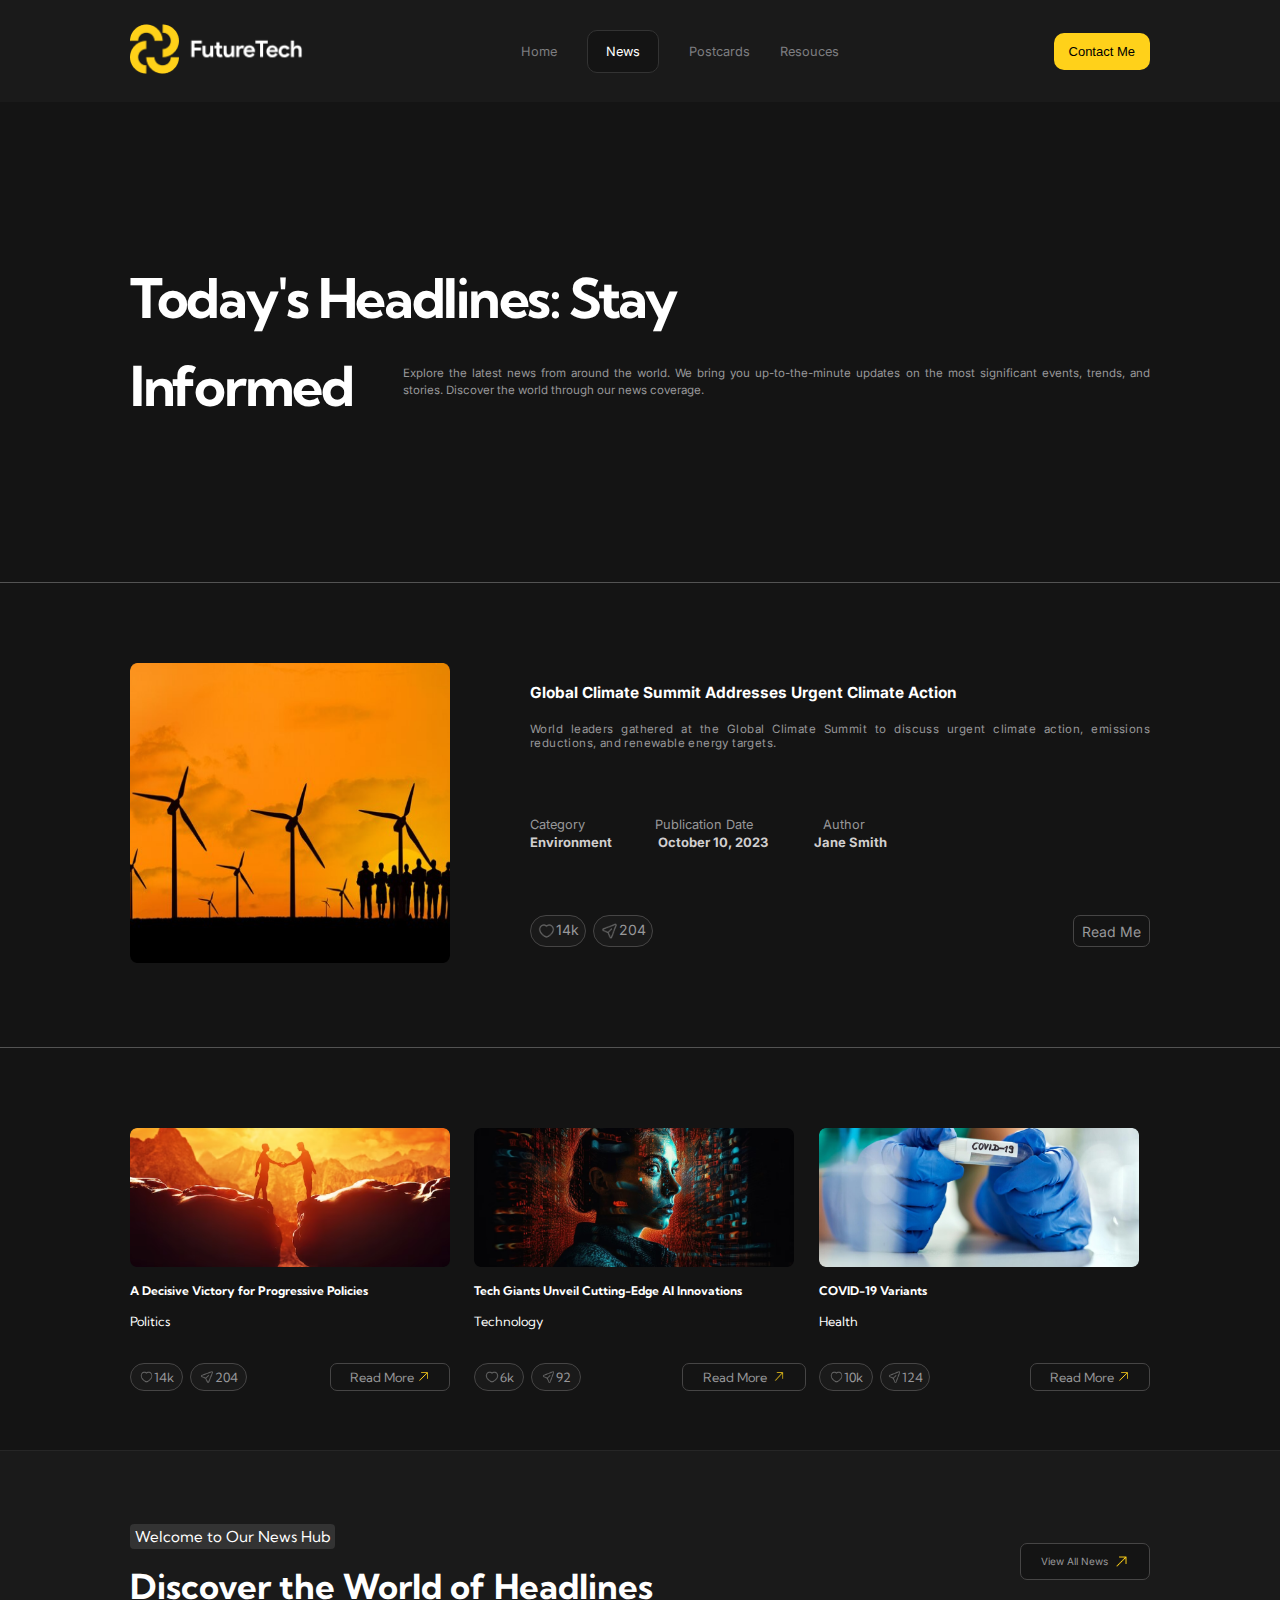
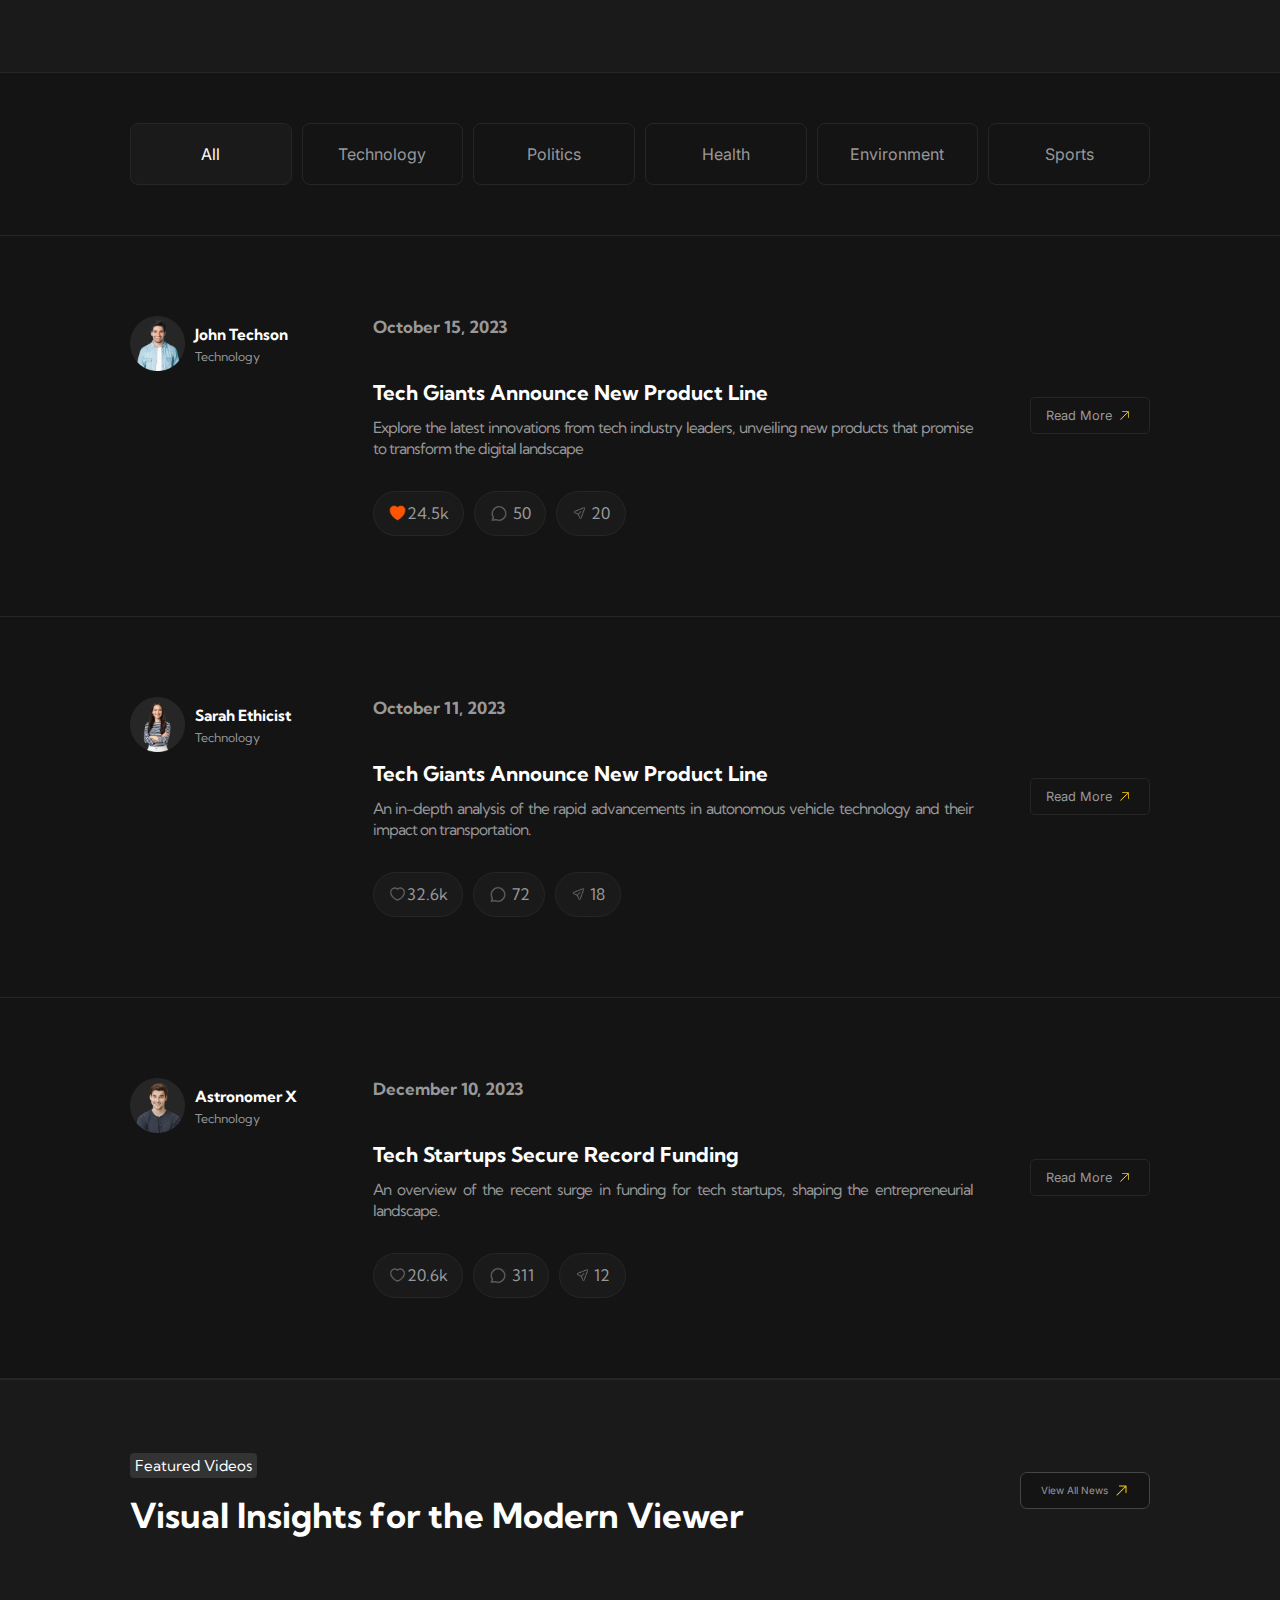
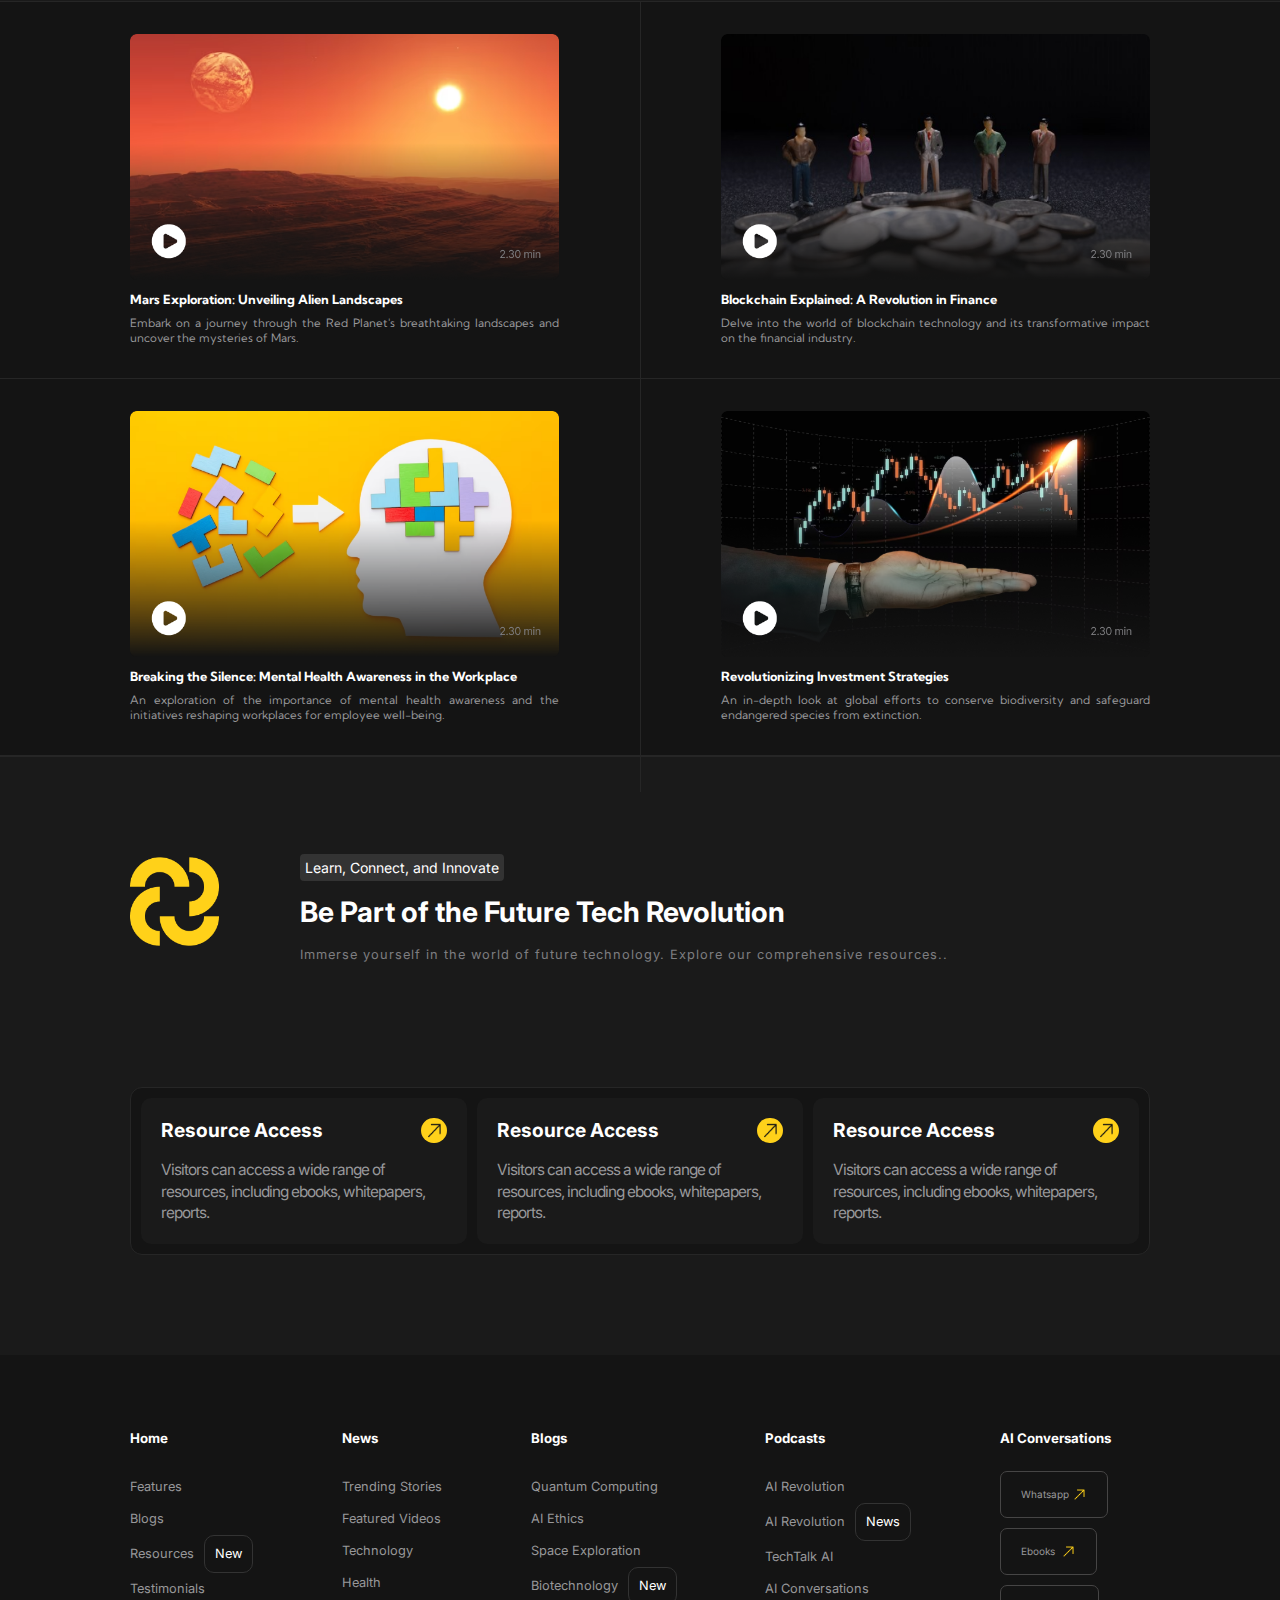
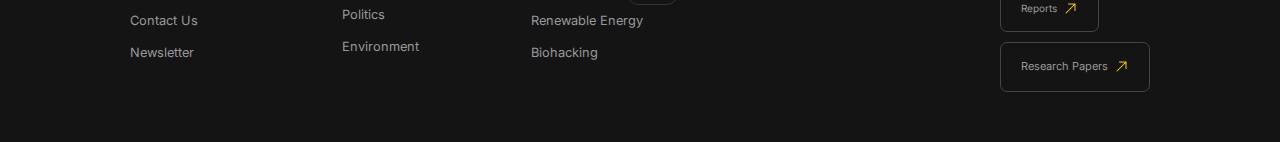
<file: index.html>
<!DOCTYPE html>
<html lang="en">

<head>
    <meta charset="UTF-8">
    <meta name="viewport" content="width=device-width, initial-scale=1.0">
    <link rel="stylesheet" href="index.css">
    <style>
        @import url('https://fonts.googleapis.com/css2?family=Kumbh+Sans:wght@500&family=Preahvihear&display=swap');
        @import url('https://fonts.googleapis.com/css2?family=Inter&family=Kumbh+Sans:wght@500&family=Preahvihear&display=swap');
    </style>
    <link rel="stylesheet" href="https://cdnjs.cloudflare.com/ajax/libs/font-awesome/4.7.0/css/font-awesome.min.css">
    <link rel="stylesheet" href="style.css">
    <title>Document</title>
</head>

<body>
    <!-- header section begin -->
    <header>
        <div class="nav">
            <div class="logo">
                <a href="index3.html">
                    <img src="images/Logo(1).png" alt="">
                </a>
            </div>
            <div class="list-items">
                <ul>
                    <li>Home</li>
                    <li class="list-news">News</li>
                    <li>Postcards</li>
                    <li>Resouces</li>
                </ul>
            </div>
            <div class="btn">
                <button>Contact Me</button>
            </div>
        </div>
    </header>
    <!-- header section End -->

    <!-- Hero section begin -->
    <div class="hero">
        <div class="hero-content">
            <div class="hero-heading">
                <h1>Today's Headlines: Stay</h1>
            </div>
            <div class="hero-text">
                <div class="hero-text-head">
                    <h1>Informed</h1>
                </div>
                <div class="hero-text-para">
                    <p>Explore the latest news from around the world. We bring you up-to-the-minute updates on the most
                        significant events, trends, and stories. Discover the world through our news coverage.</p>
                </div>
            </div>
        </div>
    </div>
    <!-- Hero section End -->
    <!-- Service section begin -->
    <div class="service">
        <div class="service-img">
            <img src="images/Image.png" alt="" class="qwerty">
        </div>
        <!--  -->
        <div class="service-text">
            <div class="service-heading">
                <h4>Global Climate Summit Addresses Urgent Climate Action</h4>
                <p>World leaders gathered at the Global Climate Summit to discuss urgent climate action, emissions
                    reductions, and renewable energy targets.</p>
            </div>
            <!--  -->
            <div class="service-content">
                <div class="service-content-1">
                    <p>Category</p>
                    <p>Publication Date</p>
                    <p>Author</p>
                </div>
                <div class="service-content-2">
                    <h4>Environment</h4>
                    <h4>October 10, 2023</h4>
                    <h4>Jane Smith</h4>
                </div>
            </div>
            <!--  -->
            <div class="service-icons">
                <div class="service-icons-1">
                    <div class="service-icons-likes">
                        <img src="images/Icon(1).png" alt="" style="width: 19px;">
                        <p>14k</p>
                    </div>
                    <div class="service-icons-comments">
                        <img src="images/Icon.png" alt="" style="width: 19px;">
                        <p>204</p>
                    </div>
                </div>
                <div class="service-icons-2">
                    Read Me
                </div>
            </div>
            <!--  -->
        </div>
    </div>
    <!-- service section End -->
    <!-- Projects section begin -->

    <div class="projects">
        <div class="projects-r">
            <div class="projects-1">
                <div class="projects-1-img ">
                    <img src="images/images(4).png" alt="" class="primary-images">
                </div>
                <!--  -->
                <div class="projects-1-content">
                    <h3>A Decisive Victory for Progressive Policies</h3>
                    <p>Politics</p>
                </div>
                <!--  -->
                <div class="projects-1-icons">
                    <div class="projects-subscription-1">
                        <div class="projects-subscription-likes">
                            <img src="images/Icon(1).png">
                            <p>14k</p>
                        </div>
                        <div class="projects-subscription-comments">
                            <img src="images/Icon.png" alt="">
                            <p>204</p>
                        </div>
                    </div>
                    <div class="projects-subscription-2 ">
                        <p>Read More</p> &nbsp;<img src="images/Icon(2).png" alt="" width="15px">
                    </div>
                </div>
            </div>
            <!--  -->
            <div class="projects-2">
                <div class="projects-2-img ">
                    <img src="images/Image(1).png" alt="" class="primary-images">
                </div>
                <!--  -->
                <div class="projects-2-content">
                    <h3>Tech Giants Unveil Cutting-Edge AI Innovations</h3>
                    <p>Technology</p>
                </div>
                <!--  -->
                <div class="projects-2-icons">
                    <div class="projects-subscription-21 ">
                        <div class="projects-subscription-likes-2">
                            <img src="images/Icon(1).png" alt="">
                            <p>6k</p>
                        </div>
                        <div class="projects-subscription-comments-2">
                            <img src="images/Icon.png" alt="">
                            <p>92</p>
                        </div>
                    </div>
                    <div class="projects-subscription-22">
                        Read More &nbsp;<img src="images/Icon(2).png" alt="" width="15px">
                    </div>
                </div>
            </div>
            <!--  -->
            <div class="projects-3">
                <div class="projects-3-img ">
                    <img src="images/Image(2).png" alt="" class="primary-images">
                </div>
                <!--  -->
                <div class="projects-3-content">
                    <h3>COVID-19 Variants</h3>
                    <p>Health</p>
                </div>
                <!--  -->
                <div class="projects-3-icons">
                    <div class="projects-subscription-31 ">
                        <div class="projects-subscription-likes-3">
                            <img src="images/Icon(1).png" alt="">
                            <p>10k</p>
                        </div>
                        <div class="projects-subscription-comments-3">
                            <img src="images/Icon.png" alt="">
                            <p>124</p>
                        </div>
                    </div>
                    <div class="projects-subscription-32">
                        <p>Read More</p>&nbsp;<img src="images/Icon(2).png" alt="" width="15px">
                    </div>
                </div>
            </div>
        </div>
    </div>
    <!-- Projects section End -->
    <!-- discover section begin -->
    <div class="discover">
        <div class="discover-1">
            <a> Welcome to Our News Hub</a>
            <h2>Discover the World of Headlines</h2>
        </div>
        <div class="discover-2">
            <div class="discover-btn">
                View All News &nbsp; <img src="images/Icon(2).png" alt="" width="15px" class="arrow-yellow">
            </div>
        </div>
    </div>
    <!-- discover section End -->
    <!-- Slider section begin -->
    <div class="slider">
        <div>All</div>
        <div>Technology</div>
        <div>Politics</div>
        <div>Health</div>
        <div>Environment</div>
        <div>Sports</div>
    </div>
    <!-- Slider section End -->
    <!-- client section begin -->
    <div class="client">
        <!--  -->
        <div class="client-img">
            <div class="client-img-1"><img src="images/person-3.png" alt=""></div>
            <div class="client-img-2">
                <h4>John Techson</h4>
                <p>Technology</p>
            </div>
        </div>
        <!--  -->
        <div class="client-heading">
            <div class="client-birth">
                <p>October 15, 2023</p>
            </div>
            <div class="client-content">
                <h3>Tech Giants Announce New Product Line</h3>
                <p>Explore the latest innovations from tech industry leaders, unveiling new products that promise to
                    transform the digital landscape</p>
            </div>
            <div class="client-btn">
                <div class="client-btn-1">
                    <img src="images/Icon(3).png" alt="" width="19px">
                    <p>24.5k</p>
                </div>
                <div class="client-btn-2">
                    <img src="images/comment.png" alt="" width="20px">&nbsp;<p>50</p>
                </div>
                <div class="client-btn-3">
                    <img src="images/Icon.png" alt="" width="15px">&nbsp;<p>20</p>
                </div>
            </div>
        </div>
        <div class="discover-2">
            <div class="discover-btn">
                <p>Read More</p> &nbsp; <img src="images/Icon(2).png" alt="" width="">
            </div>
        </div>

        <!--  -->
    </div>

    <!-- client2 -->
    <div class="client">
        <!--  -->
        <div class="client-img">
            <div class="client-img-1"><img src="images/person-2.png" alt="" width="60px"></div>
            <div class="client-img-2">
                <h4>Sarah Ethicist</h4>
                <p>Technology</p>
            </div>
        </div>
        <!--  -->
        <div class="client-heading">
            <div class="client-birth">
                <p>October 11, 2023</p>
            </div>
            <div class="client-content">
                <h3>Tech Giants Announce New Product Line</h3>
                <p>An in-depth analysis of the rapid advancements in autonomous vehicle technology and their impact on
                    transportation.</p>
            </div>
            <div class="client-btn">
                <div class="client-btn-1">
                    <img src="images/Icon(1).png" alt="" width="19px">
                    <p>32.6k</p>
                </div>
                <div class="client-btn-2">
                    <img src="images/comment.png" alt="" width="20px">&nbsp;<p>72</p>
                </div>
                <div class="client-btn-3">
                    <img src="images/Icon.png" alt="" width="15px">&nbsp;<p>18</p>
                </div>
            </div>

        </div>

        <div class="discover-2">
            <div class="discover-btn">
                <p>Read More</p> &nbsp; <img src="images/Icon(2).png" alt="" width="15px">
            </div>
        </div>

        <!--  -->
    </div>

    <!-- client3 -->
    <div class="client cl-2">
        <!--  -->
        <div class="client-img">
            <div class="client-img-1"><img src="images/person-1.png" alt="" width="60px"></div>
            <div class="client-img-2">
                <h4>Astronomer X</h4>
                <p>Technology</p>
            </div>
        </div>
        <!--  -->
        <div class="client-heading">
            <div class="client-birth">
                <p>December 10, 2023</p>
            </div>
            <div class="client-content">
                <h3>Tech Startups Secure Record Funding</h3>
                <p>An overview of the recent surge in funding for tech startups, shaping the entrepreneurial landscape.
                </p>
            </div>
            <div class="client-btn">
                <div class="client-btn-1">
                    <img src="images/Icon(1).png" alt="" width="19px">
                    <p>20.6k</p>
                </div>
                <div class="client-btn-2">
                    <img src="images/comment.png" alt="" width="20px">&nbsp;<p>311</p>
                </div>
                <div class="client-btn-3">
                    <img src="images/Icon.png" alt="" width="15px">&nbsp;<p>12</p>
                </div>
            </div>
        </div>
        <div class="discover-2">
            <div class="discover-btn">
                <p>Read More</p> &nbsp; <img src="images/Icon(2).png" alt="" width="15px">
            </div>
        </div>

        <!--  -->
    </div>
    <!-- client section End -->
    <div class="discover">
        <div class="discover-1">
            <a> Featured Videos</a>
            <h2>Visual Insights for the Modern Viewer</h2>
        </div>
        <div class="discover-2">
            <div class="discover-btn">
                View All News &nbsp; <img src="images/Icon(2).png" alt="" width="15px">
            </div>
        </div>
    </div>
    <!-- VIDEOS Section begin -->
    <div class="videos">
        <div class="video-section-1">
            <div class="video-1"> <img src="images/Sub Container(1).png" alt="" class="primary-video"></div>
            <div class="video-content-1">
                <h4>Mars Exploration: Unveiling Alien Landscapes</h4>
                <p>Embark on a journey through the Red Planet's breathtaking landscapes and uncover the mysteries of
                    Mars.</p>
            </div>
        </div>
        <div class="video-section-2">
            <div class="video-2"><img src="images/Sub Container(2).png" alt="" class="primary-video"></div>
            <div class="video-content-2">
                <h4>Blockchain Explained: A Revolution in Finance</h4>
                <p>Delve into the world of blockchain technology and its transformative impact on the financial
                    industry.</p>
            </div>
        </div>
    </div>


    <div class="videos videos-secondary">
        <div class="video-section-1">
            <div class="video-1"> <img src="images/Sub Container(3).png" alt="" class="primary-video"></div>
            <div class="video-content-1">
                <h4>Breaking the Silence: Mental Health Awareness in the Workplace</h4>
                <p>An exploration of the importance of mental health awareness and the initiatives reshaping workplaces
                    for employee well-being.</p>
            </div>
        </div>
        <div class="video-section-2">
            <div class="video-2"><img src="images/Sub Container(4).png" alt="" class="primary-video"></div>
            <div class="video-content-2">
                <h4>Revolutionizing Investment Strategies</h4>
                <p>An in-depth look at global efforts to conserve biodiversity and safeguard endangered species from
                    extinction.</p>
            </div>
        </div>
    </div>
    <!-- VIDEOS Section End -->
    <!-- technology section begin -->
    <div class="technology">
        <div class="technology-1"><img src="images/web logo.png" alt=""></div>
        <div class="technology-2">
            <a>Learn, Connect, and Innovate</a>
            <div class="tech-hp">
                <h2>Be Part of the Future Tech Revolution</h2>
                <p>Immerse yourself in the world of future technology. Explore our comprehensive resources..</p>
            </div>
        </div>
    </div>
    <!-- technology section End -->
    <!-- three-boxes-section-begin -->
    <div class="three-boxes">
        <div class="three-content-box">
            <div class="box-1">
                <div class="box-1-heading">
                    <h4>Resource Access</h4>
                    <div>
                        <img src="images/arrow-2.png" alt="" width="15px" class="black">
                        <img src="images/Icon(2).png" alt="" class="yellow" width="15px">
                    </div>
                </div>
                <p>Visitors can access a wide range of resources, including ebooks, whitepapers, reports.</p>
            </div>
            <div class="box-2">
                <div class="box-2-heading">
                    <h4>Resource Access</h4>
                    <div>
                        <img src="images/arrow-2.png" alt="" width="15px" class="black">
                        <img src="images/Icon(2).png" alt="" class="yellow">
                    </div>
                </div>
                <p>Visitors can access a wide range of resources, including ebooks, whitepapers, reports.</p>
            </div>
            <div class="box-3">
                <div class="box-3-heading">
                    <h4>Resource Access</h4>
                    <div>
                        <img src="images/arrow-2.png" alt="" width="15px" class="black">
                        <img src="images/Icon(2).png" alt="" class="yellow" width="15px">
                    </div>
                </div>
                <p>Visitors can access a wide range of resources, including ebooks, whitepapers, reports.</p>
            </div>
        </div>
    </div>
    <!-- three-boxes-section-end -->
    <!-- footer section begin -->
    <footer>
        <div class="footer-lists">
            <div class="footer-list-1">
                <h5>Home</h5>
                <ul>
                    <li>Features</li>
                    <li>Blogs</li>
                    <ul class="undorder">
                        <li>Resources</li>
                        <li class="list-news news">New </li>
                    </ul>
                    <li>Testimonials</li>
                    <li>Contact Us</li>
                    <li>Newsletter</li>
                </ul>
            </div>
            <div class="footer-list-2">
                <h5>News</h5>
                <ul>
                    <li>Trending Stories</li>
                    <li>Featured Videos</li>
                    <li>Technology </li>
                    <li>Health</li>
                    <li>Politics</li>
                    <li>Environment</li>
                </ul>
            </div>
            <div class="footer-list-3">
                <h5>Blogs</h5>
                <ul>
                    <li>Quantum Computing</li>
                    <li>AI Ethics</li>
                    <li>Space Exploration</li>
                    <ul class="undorder">
                        <li>Biotechnology </li>
                        <li class="list-news news">New</li>
                    </ul>
                    <li>Renewable Energy</li>
                    <li>Biohacking</li>
                </ul>
            </div>
            <div class="footer-list-4">
                <h5>Podcasts</h5>
                <ul>
                    <ul>
                        <li class=>AI Revolution</li>
                        <ul class="undorder">
                            <li>AI Revolution</li>
                            <li class="list-news news">News</li>
                        </ul>
                        <li>TechTalk AI</li>
                        <li>AI Conversations</li>
                        <li></li>
                        <li></li>
                    </ul>
            </div>
            <div class="footer-list-5">
                <h5>AI Conversations</h5>
                <ul>
                    <li>
                        <div class="discover-2">
                            <div class="discover-btn">
                                Whatsapp&nbsp; <img src="images/Icon(2).png" alt="" width="15px">
                            </div>
                        </div>
                    </li>
                    <li>
                        <div class="discover-2">
                            <div class="discover-btn">
                                Ebooks &nbsp; <img src="images/Icon(2).png" alt="" width="15px">
                            </div>
                        </div>
                    </li>
                    <li>
                        <div class="discover-2">
                            <div class="discover-btn">
                                Reports &nbsp; <img src="images/Icon(2).png" alt="" width="15px">
                            </div>
                        </div>
                    </li>
                    <li>
                        <div class="discover-2">
                            <div class="discover-btn" style="font-size: 11px;">
                                Research Papers &nbsp; <img src="images/Icon(2).png" alt="" width="15px">
                            </div>
                        </div>
                    </li>
                </ul>
            </div>
        </div>
    </footer>

    <!-- footer section End -->

</body>

</html>
</file>
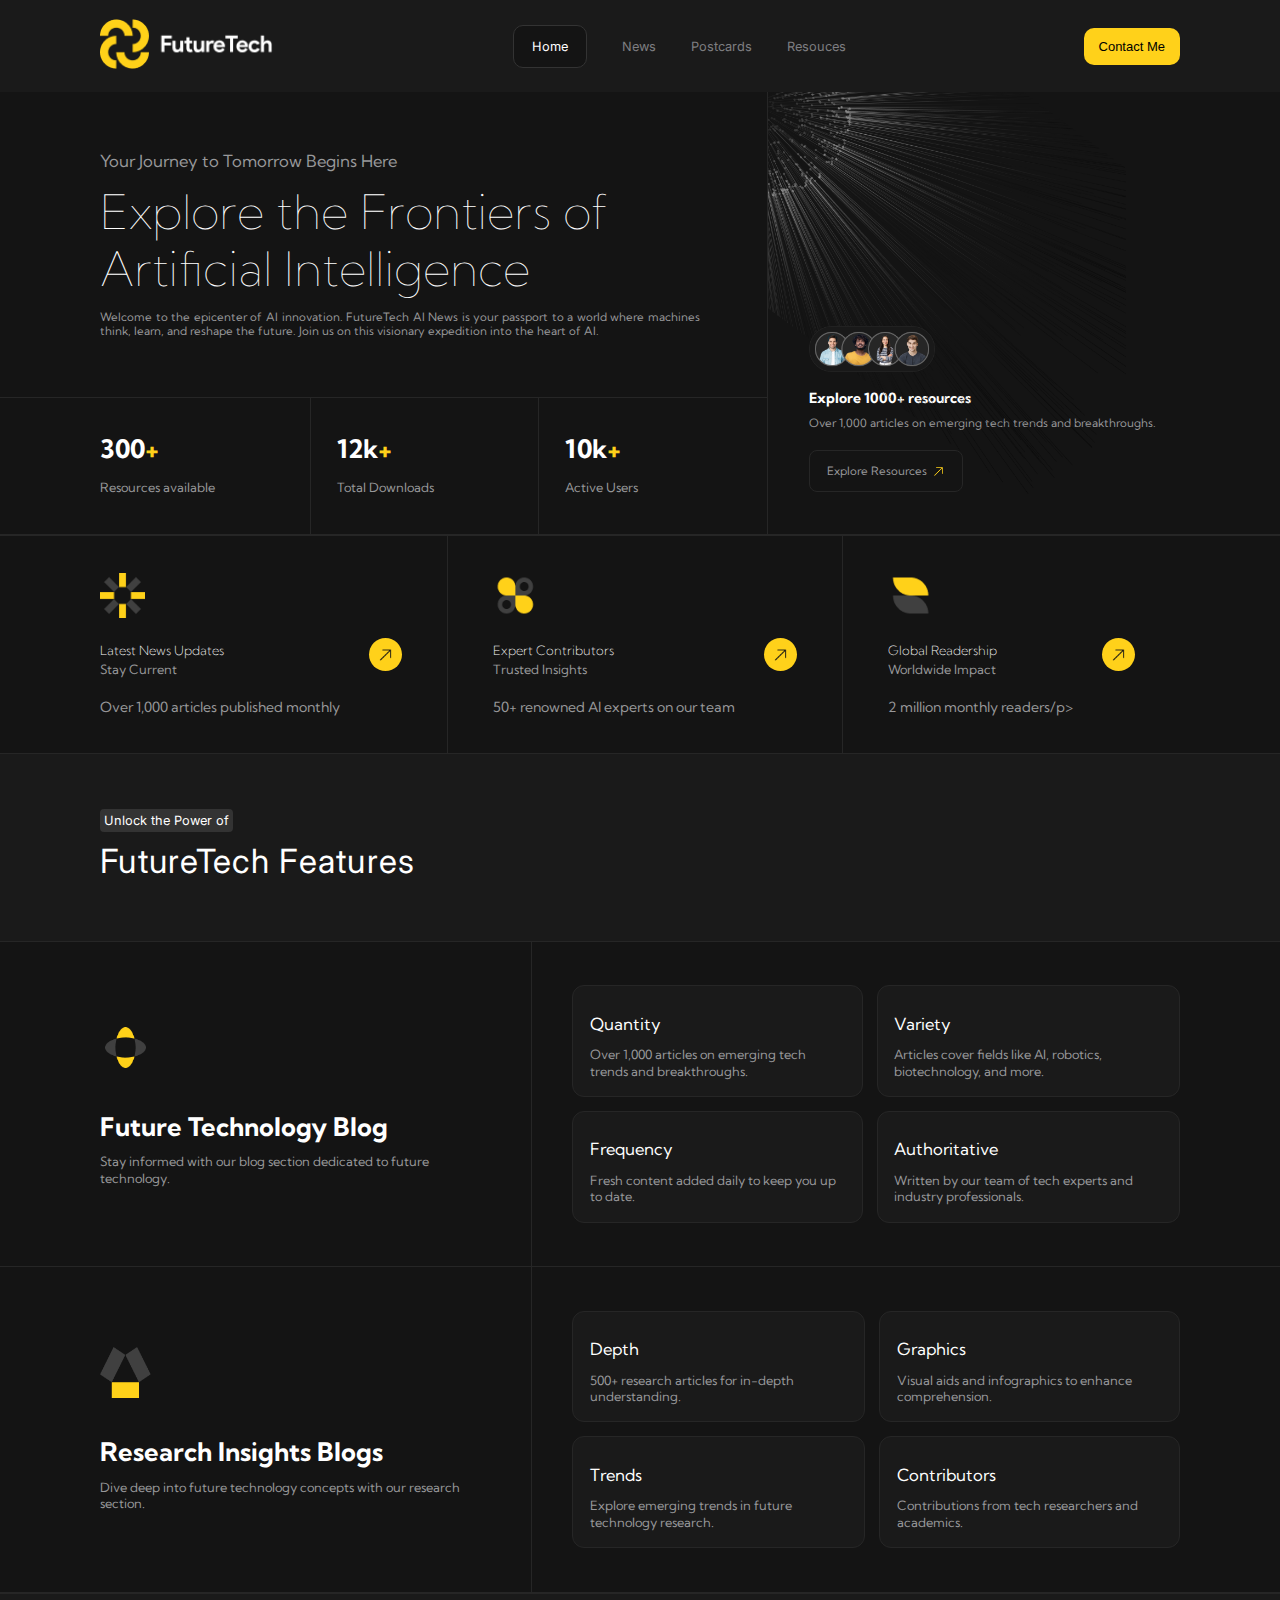
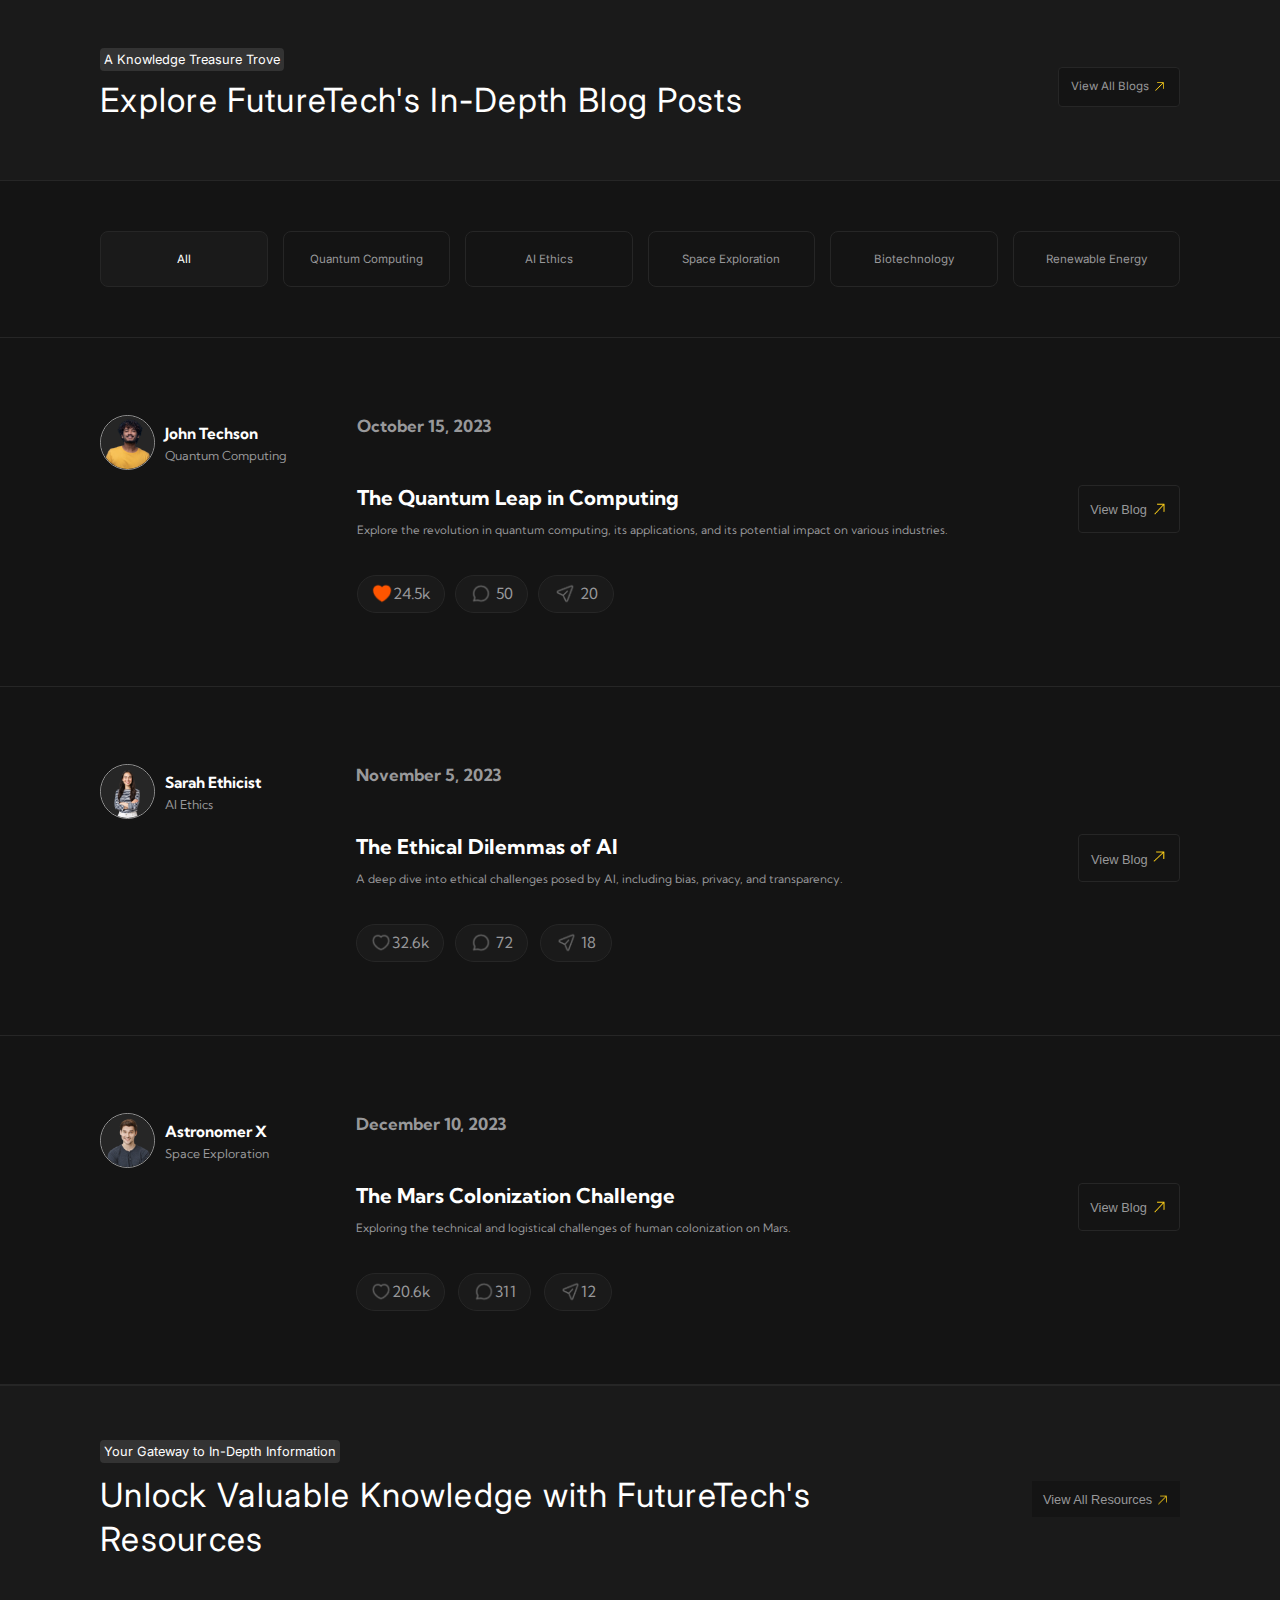
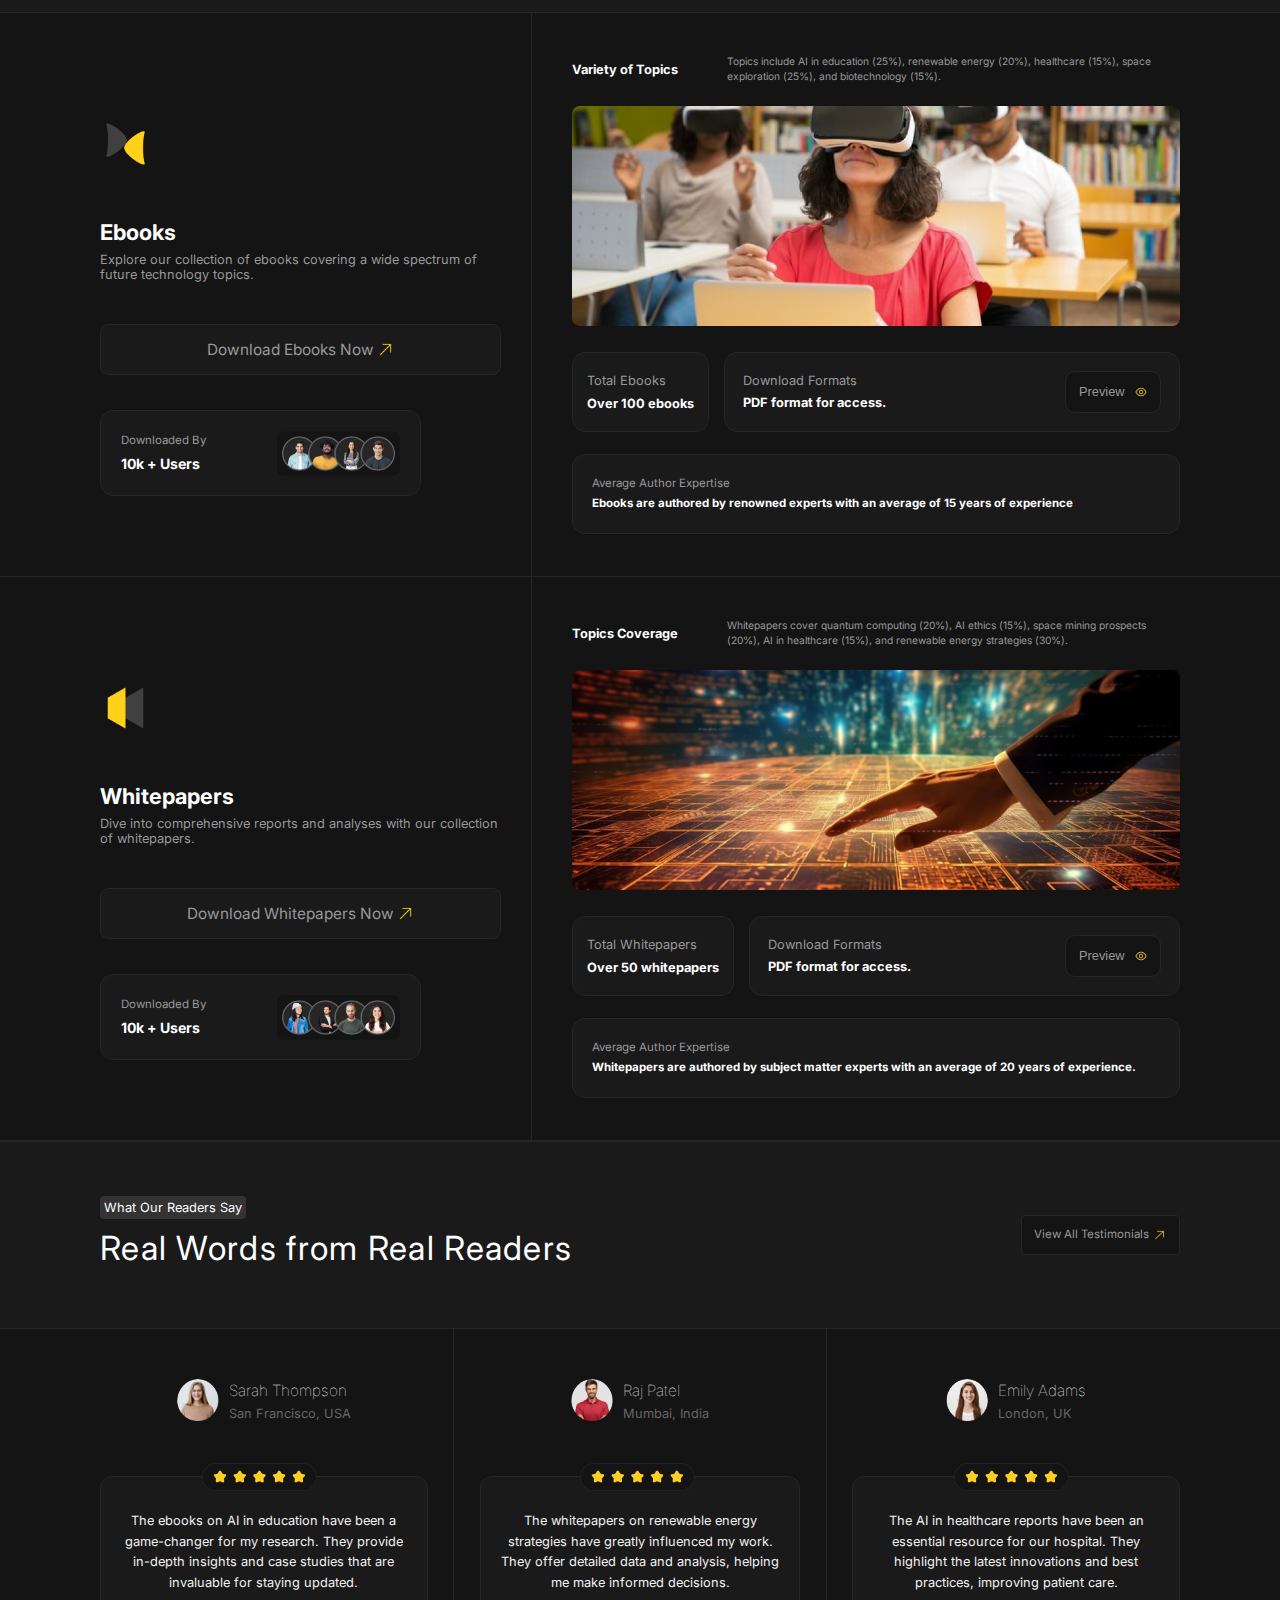
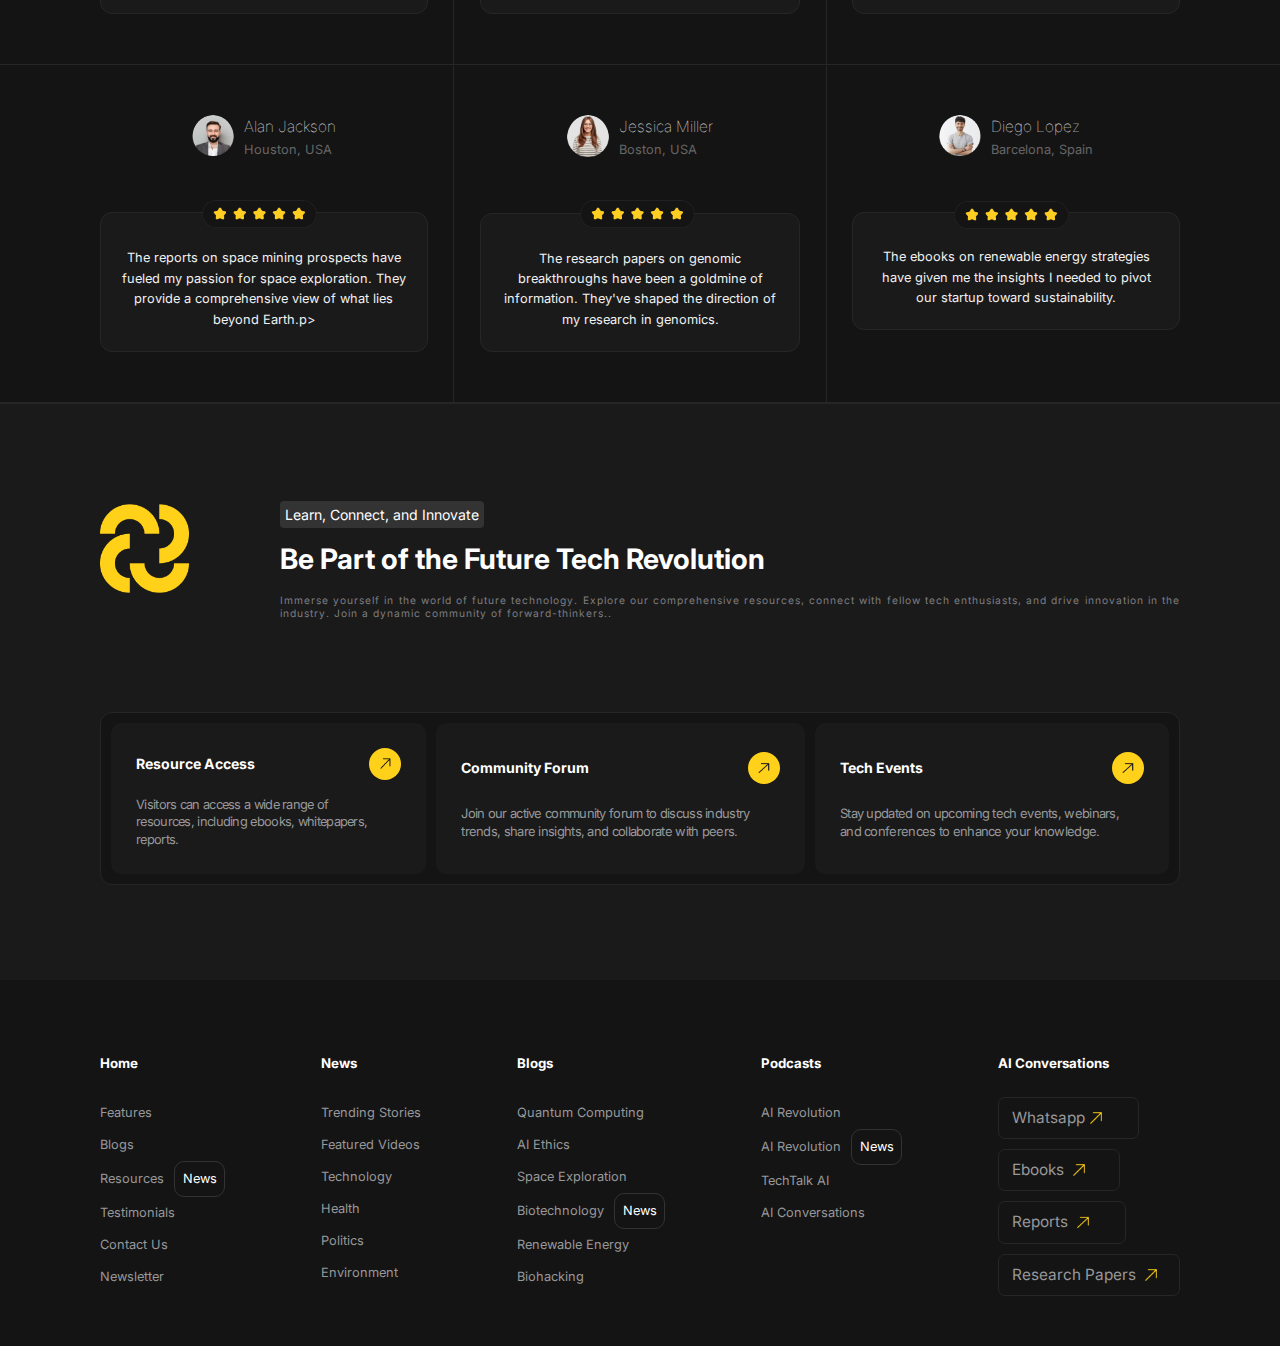
<file: index2.html>
<!DOCTYPE html>
<html lang="en">

<head>
    <meta charset="UTF-8">
    <meta name="viewport" content="width=device-width, initial-scale=1.0">
    <link rel="stylesheet" href="index2.css">
    <link rel="preconnect" href="https://fonts.googleapis.com">
    <link rel="stylesheet" href="https://cdnjs.cloudflare.com/ajax/libs/font-awesome/4.7.0/css/font-awesome.min.css">
    <link rel="stylesheet" href="style2.css">
    <style>
        @import url('https://fonts.googleapis.com/css2?family=Kumbh+Sans:wght@500&family=Preahvihear&display=swap');
        @import url('https://fonts.googleapis.com/css2?family=Inter&family=Kumbh+Sans:wght@500&family=Preahvihear&display=swap');
    </style>
    <title>Document</title>
</head>

<body>
    <!-- header section begin -->
    <header>
        <div class="nav">
            <div class="logo">
                <a href="index.html"><img src="images/Logo(1).png" alt=""></a>
            </div>
            <div class="list-items">
                <ul>
                    <li class="list-news">Home</li>
                    <li>News</li>
                    <li>Postcards</li>
                    <li>Resouces</li>
                </ul>
            </div>
            <div class="btn">
                <button>Contact Me</button>
            </div>
        </div>
    </header>
    <!-- header secti.on end -->
    <!-- hero section begin -->
    <div class="hero">
        <div class="hero-1">
            <div class="hero-heading">
                <p class="hero-para-1">Your Journey to Tomorrow Begins Here</p>
                <h1>Explore the Frontiers of Artificial Intelligence</h1>
                <p class="hero-para-2">Welcome to the epicenter of AI innovation. FutureTech AI News is your passport
                    to a world where machines think, learn, and reshape the future. Join us on this visionary expedition
                    into the heart of AI.</p>
            </div>
            <div class="hero-views">
                <div class="hero-sub-views">
                    <h2>300<span style="color:#FFD11A;">+</span></h2>
                    <p>Resources available</p>
                </div>
                <div class="hero-sub-views hero-sub-views-2">
                    <h2>12k<span style="color: #FFD11A;">+</span></h2>
                    <p>Total Downloads</p>
                </div>
                <div class="hero-sub-views hero-sub-views-3">
                    <h2>10k<span style="color: #FFD11A;">+</span></h2>
                    <p>Active Users</p>
                </div>
            </div>
        </div>
        <div class="hero-2">
            <div class="hero-gradient">
                <img src="images/gradiient.png" alt="">
            </div>
            <div class="sub-hero">
                <img src="images/hero-person.png" alt="">
            </div>
            <div class="hero-content">
                <h3>Explore 1000+ resources</h3>
                <p>Over 1,000 articles on emerging tech trends and breakthroughs.</p>
            </div>
            <div class="hero-btn">
                <p>Explore Resources</p>
                <img src="images/Icon(2).png" alt="">
            </div>
        </div>

    </div>
    <!-- hero section end -->
    <!-- service section begin -->
    <div class="service">
        <div class="sub-service first-service">
            <div class="sub-service-1">
                <div class="sub-service-img">
                    <img src="images/service-1.png" alt="">
                </div>
                <div class="sub-service-heading">
                    <h4>Latest News Updates</h4>
                    <p>Stay Current</p>
                </div>
                <div class="sub-service-views">
                    <p>Over 1,000 articles published monthly</p>
                </div>
            </div>
            <div class="sub-service-2">
                <img src="images/arrow-2.png" alt="">
            </div>
        </div>

        <div class="sub-service">
            <div class="sub-service-1">
                <div class="sub-service-img">
                    <img src="images/service-2.png" alt="">
                </div>
                <div class="sub-service-heading">
                    <h4>Expert Contributors</h4>
                    <p>Trusted Insights</p>
                </div>
                <div class="sub-service-views">
                    <p>50+ renowned AI experts on our team</p>
                </div>
            </div>
            <div class="sub-service-2">
                <img src="images/arrow-2.png" alt="">
            </div>
        </div>

        <div class="sub-service service-3-border">
            <div class="sub-service-1">
                <div class="sub-service-img">
                    <img src="images/service-3.png" alt="">
                </div>
                <div class="sub-service-heading">
                    <h4>Global Readership</h4>
                    <p>Worldwide Impact</p>
                </div>
                <div class="sub-service-views">
                    <p>2 million monthly readers/p>
                </div>
            </div>
            <div class="sub-service-2">
                <img src="images/arrow-2.png" alt="">
            </div>
        </div>
    </div>
    <!-- service section end -->
    <!-- container section begin -->
    <div class="container">
        <div class="sub-contaienr">
            <a>Unlock the Power of</a>
            <h2>FutureTech Features</h2>
        </div>
    </div>
    <!-- container section End -->
    <!-- projects section begin -->
    <div class="projects">
        <div class="project-1">
            <div class="project-1-img">
                <img src="images/project-1.png" alt="">
            </div>
            <div class="project-1-heading">
                <h3>Future Technology Blog</h3>
                <p>Stay informed with our blog section dedicated to future technology.</p>
            </div>
        </div>
        <div class="project-2">
            <div class="project-2-a">
                <h4>Quantity</h4>
                <p>Over 1,000 articles on emerging tech trends and breakthroughs.</p>
            </div>
            <div class="project-2-a">
                <h4>Variety</h4>
                <p>Articles cover fields like AI, robotics, biotechnology, and more.</p>
            </div>
            <div class="project-2-a">
                <h4>Frequency</h4>
                <p>Fresh content added daily to keep you up to date.</p>
            </div>
            <div class="project-2-a">
                <h4>Authoritative</h4>
                <p>Written by our team of tech experts and industry professionals.</p>
            </div>
        </div>
    </div>
    <!--  -->
    <!--  -->
    <!--  -->
    <div class="projects">
        <div class="project-1">
            <div class="project-1-img">
                <img src="images/project-2.png" alt="">
            </div>
            <div class="project-1-heading">
                <h3>Research Insights Blogs</h3>
                <p>Dive deep into future technology concepts with our research section.</p>
            </div>
        </div>
        <div class="project-2">
            <div class="project-2-a">
                <h4>Depth</h4>
                <p>500+ research articles for in-depth understanding.</p>
            </div>
            <div class="project-2-a">
                <h4>Graphics</h4>
                <p>Visual aids and infographics to enhance comprehension. </p>
            </div>
            <div class="project-2-a">
                <h4>Trends</h4>
                <p>Explore emerging trends in future technology research.</p>
            </div>
            <div class="project-2-a">
                <h4>Contributors</h4>
                <p>Contributions from tech researchers and academics.</p>
            </div>
        </div>
    </div>
    <!-- projects section End -->
    <!-- container-2 section begin -->
    <div class="container ">
        <div class="sub-contaienr-1">
            <a>A Knowledge Treasure Trove</a>
            <h2>Explore FutureTech's In-Depth Blog Posts</h2>
        </div>
        <div class="sub-container-2">
            <p>View All Blogs</p>
            <img src="images/Icon(2).png" alt="">
        </div>
    </div>
    <!-- .contaienr section End -->
    <!-- slider section begin -->
    <div class="slider">
        <div>All</div>
        <div>Quantum Computing</div>
        <div>AI Ethics</div>
        <div>Space Exploration</div>
        <div>Biotechnology</div>
        <div>Renewable Energy</div>
    </div>
    <!-- slider secton End -->
    <!-- clients section begin -->
    <div class="client">
        <!--  -->
        <div class="client-img">
            <div class="client-img-1"><img src="images/client-4.png" alt=""></div>
            <div class="client-img-2">
                <h4>John Techson</h4>
                <p>Quantum Computing</p>
            </div>
        </div>
        <!--  -->
        <div class="client-heading">
            <div class="client-birth">
                <p>October 15, 2023</p>
            </div>
            <div class="client-content">
                <h3>The Quantum Leap in Computing</h3>
                <p>Explore the revolution in quantum computing, its applications, and its potential impact on various
                    industries.</p>
            </div>
            <div class="client-btn .client-button">
                <div class="client-btn-1">
                    <img src="images/Icon(3).png" alt="" width="19px">
                    <p>24.5k</p>
                </div>
                <div class="client-btn-2">
                    <img src="images/comment.png" alt="" width="20px">&nbsp;<p>50</p>
                </div>
                <div class="client-btn-3">
                    <img src="images/Icon.png" alt="" width="15px">&nbsp;<p>20</p>
                </div>
            </div>
        </div>
        <div class="client-btns">
            <button>
                <p>View Blog</p>
                <!-- <i class="fa fa-shopping-basket"></i> -->
                <img src="images/Icon(2).png" alt="">
            </button>
        </div>
        <!--  -->
    </div>

    <!-- client2 -->
    <div class="client">
        <!--  -->
        <div class="client-img">
            <div class="client-img-1"><img src="images/person-2.png" alt="" width="60px"></div>
            <div class="client-img-2">
                <h4>Sarah Ethicist</h4>
                <p>AI Ethics</p>
            </div>
        </div>
        <!--  -->
        <div class="client-heading">
            <div class="client-birth">
                <p>November 5, 2023</p>
            </div>
            <div class="client-content">
                <h3>The Ethical Dilemmas of AI</h3>
                <p>A deep dive into ethical challenges posed by AI, including bias, privacy, and transparency. </p>
            </div>
            <div class="client-btn">
                <div class="client-btn-1">
                    <img src="images/Icon(1).png" alt="" width="19px">
                    <p>32.6k</p>
                </div>
                <div class="client-btn-2">
                    <img src="images/comment.png" alt="" width="20px">&nbsp;<p>72</p>
                </div>
                <div class="client-btn-3">
                    <img src="images/Icon.png" alt="" width="15px">&nbsp;<p>18</p>
                </div>
            </div>

        </div>

        <div class="client-btns">
            <button>
                <p>View Blog <img src="images/Icon(2).png" alt=""></p>
                <!-- <i class="fa fa-shopping-basket"></i> -->

            </button>
        </div>

        <!--  -->
    </div>

    <!-- client3 -->
    <div class="client cl-2">
        <!--  -->
        <div class="client-img">
            <div class="client-img-1"><img src="images/person-1.png" alt="" width="60px"></div>
            <div class="client-img-2">
                <h4>Astronomer X</h4>
                <p>Space Exploration</p>
            </div>
        </div>
        <!--  -->
        <div class="client-heading">
            <div class="client-birth">
                <p>December 10, 2023</p>
            </div>
            <div class="client-content">
                <h3>The Mars Colonization Challenge</h3>
                <p>Exploring the technical and logistical challenges of human colonization on Mars.
                </p>
            </div>
            <div class="client-btn">
                <div class="client-btn-1">
                    <img src="images/Icon(1).png" alt="" width="1.7vw">
                    <p>20.6k</p>
                </div>
                <div class="client-btn-2">
                    <img src="images/comment.png" alt="" width="20px">
                    <p>311</p>
                </div>
                <div class="client-btn-3">
                    <img src="images/Icon.png" alt="" width="15px">
                    <p>12</p>
                </div>
            </div>
        </div>
        <div class="client-btns">
            <button>
                <p>View Blog</p>
                <!-- <i class="fa fa-shopping-basket"></i> -->
                <img src="images/Icon(2).png" alt="">
            </button>
        </div>


        <!--  -->
    </div>
    <!-- clients section end -->
    <div class="container ">
        <div class="sub-contaienr-1">
            <a>Your Gateway to In-Depth Information</a>
            <h2 class="container-heading ">Unlock Valuable Knowledge with FutureTech's Resources</h2>
        </div>
        <button class="con-btn">
            <p>View All Resources <img src="images/Icon(2).png" alt=""></p>

        </button>

    </div>
    <!-- box-section begin    -->
    <div class="box">
        <div class="box-1">
            <div class="box-logo">
                <img src="images/box.png" alt="">
            </div>
            <div class="box-heading">
                <h2>Ebooks</h2>
                <p>Explore our collection of ebooks covering a wide spectrum of future technology topics.</p>
            </div>
            <div class="box-1-btn">
                <p>Download Ebooks Now</p>
                <img src="images/Icon(2).png" alt="">
            </div>
            <div class="box-views">
                <div class="box-views-1">
                    <p>Downloaded By</p>
                    <h2>10k + Users</h2>
                </div>
                <div class="box-views-img">
                    <img src="images/box-views-img.png" alt="">
                </div>
            </div>
        </div>
        <div class="box-2">
            <div class="box-content">
                <div class="box-content-head">
                    <h2>Variety of Topics</h2>
                </div>
                <p>Topics include AI in education (25%), renewable energy (20%), healthcare (15%), space exploration
                    (25%), and biotechnology (15%).</p>
            </div>
            <div class="box-2-img">
                <img src="images/box-image1.png" alt="" width="100%">
            </div>
            <div class="box-2-heading">
                <div class="box-2-head1">
                    <p>Total Ebooks</p>
                    <h2>Over 100 ebooks</h2>
                </div>
                <div class="box-2-head2">
                    <div>
                        <p>Download Formats</p>
                        <h2>PDF format for access.</h2>
                    </div>
                    <div class="box-btn">
                        <button>
                            <p>Preview</p>
                            <img src="images/eye-btn.png" alt="">
                        </button>
                    </div>
                </div>
            </div>
            <div class="box-text">
                <p>Average Author Expertise</p>
                <h2>Ebooks are authored by renowned experts with an average of 15 years of experience</h2>
            </div>
        </div>
    </div>
    <!--  -->
    <!--  -->
    <!--  -->
    <!--  -->
    <div class="box">
        <div class="box-1">
            <div class="box-logo">
                <img src="images/box-2.png" alt="">
            </div>
            <div class="box-heading">
                <h2>Whitepapers</h2>
                <p>Dive into comprehensive reports and analyses with our collection of whitepapers. </p>
            </div>
            <div class="box-1-btn">
                <p>Download Whitepapers Now</p>
                <img src="images/Icon(2).png" alt="">
            </div>
            <div class="box-views">
                <div class="box-views-1">
                    <p>Downloaded By</p>
                    <h2>10k + Users</h2>
                </div>
                <div class="box-views-img">
                    <img src="images/box-view-img2.png" alt="">
                </div>
            </div>
        </div>
        <div class="box-2">
            <div class="box-content">
                <div class="box-content-head">
                    <h2>Topics Coverage</h2>
                </div>
                <p>Whitepapers cover quantum computing (20%), AI ethics (15%), space mining prospects (20%), AI in
                    healthcare (15%), and renewable energy strategies (30%).</p>
            </div>
            <div class="box-2-img">
                <img src="images/box-image2.png" alt="" width="100%">
            </div>
            <div class="box-2-heading">
                <div class="box-2-head1">
                    <p>Total Whitepapers</p>
                    <h2>Over 50 whitepapers</h2>
                </div>
                <div class="box-2-head2">
                    <div>
                        <p>Download Formats</p>
                        <h2>PDF format for access.</h2>
                    </div>
                    <div class="box-btn">
                        <button>
                            <p>Preview</p>
                            <img src="images/eye-btn.png" alt="">
                        </button>
                    </div>
                </div>
            </div>
            <div class="box-text">
                <p>Average Author Expertise</p>
                <h2>Whitepapers are authored by subject matter experts with an average of 20 years of experience.</h2>
            </div>
        </div>
    </div>
    <!-- box-section-end -->
    <div class="container ">
        <div class="sub-contaienr-1">
            <a>What Our Readers Say</a>
            <h2>Real Words from Real Readers</h2>
        </div>
        <div class="sub-container-2">
            <p>View All Testimonials</p>
            <img src="images/Icon(2).png" alt="">
        </div>
    </div>
    <!-- profile section begin -->
    <div class="profile">
        <div class="sub-profile profile-border-1">
            <div class="profile-1">
                <div class="profile-img">
                    <img src="images/Profile.png" alt="">
                </div>
                <div class="profile-heading">
                    <h3>Sarah Thompson</h3>
                    <p>San Francisco, USA</p>
                </div>
            </div>
            <div class="profile-2">
                <div><img src="images/Star.png" alt=""></div>
                <p>The ebooks on AI in education have been a game-changer for my research. They provide in-depth
                    insights and case studies that are invaluable for staying updated.</p>
            </div>
        </div>
        <!--  -->
        <!--  -->
        <div class="sub-profile profile-border-2">
            <div class="profile-1">

                <div class="profile-img">
                    <img src="images/Profile(1).png" alt="">
                </div>
                <div class="profile-heading">
                    <h3>Raj Patel</h3>
                    <p>Mumbai, India</p>
                </div>
            </div>
            <div class="profile-2">
                <div><img src="images/Star.png" alt=""></div>
                <p>The whitepapers on renewable energy strategies have greatly influenced my work. They offer detailed
                    data and analysis, helping me make informed decisions.</p>
            </div>
        </div>
        <!--  -->
        <!--  -->
        <div class="sub-profile profile-border-3">
            <div class="profile-1">
                <div class="profile-img">
                    <img src="images/Profile(2).png" alt="">
                </div>
                <div class="profile-heading">
                    <h3>Emily Adams</h3>
                    <p>London, UK</p>
                </div>
            </div>
            <div class="profile-2">
                <div><img src="images/Star.png" alt=""></div>
                <p>The AI in healthcare reports have been an essential resource for our hospital. They highlight the
                    latest innovations and best practices, improving patient care.</p>
            </div>
        </div>
    </div>
    <!--  -->
    <!--  -->
    <!--  -->
    <!--  -->
    <div class="profile">
        <div class="sub-profile profile-border-1">
            <div class="profile-1">
                <div class="profile-img">
                    <img src="images/Profile(3).png" alt="">
                </div>
                <div class="profile-heading">
                    <h3>Alan Jackson</h3>
                    <p>Houston, USA</p>
                </div>
            </div>
            <div class="profile-2">
                <div><img src="images/Star.png" alt=""></div>
                <p>The reports on space mining prospects have fueled my passion for space exploration. They provide a
                    comprehensive view of what lies beyond Earth.p>
            </div>
        </div>
        <!--  -->
        <!--  -->
        <div class="sub-profile profile-border-2">
            <div class="profile-1">

                <div class="profile-img">
                    <img src="images/Profile(4).png" alt="">
                </div>
                <div class="profile-heading">
                    <h3>Jessica Miller</h3>
                    <p>Boston, USA</p>
                </div>
            </div>
            <div class="profile-2">
                <div><img src="images/Star.png" alt=""></div>
                <p>The research papers on genomic breakthroughs have been a goldmine of information. They've shaped the
                    direction of my research in genomics.</p>
            </div>
        </div>
        <!--  -->
        <!--  -->
        <div class="sub-profile profile-border-3 ">
            <div class="profile-1">
                <div class="profile-img">
                    <img src="images/Profile(5).png" alt="">
                </div>
                <div class="profile-heading">
                    <h3>Diego Lopez</h3>
                    <p>Barcelona, Spain</p>
                </div>
            </div>
            <div class="profile-2 profile-6">
                <div><img src="images/Star.png" alt=""></div>
                <p>The ebooks on renewable energy strategies have given me the insights I needed to pivot our startup
                    toward sustainability.</p>
            </div>
        </div>
    </div>


    <!-- profile section End -->
    <div class="technology">
        <div class="technology-1"><img src="images/web logo.png" alt=""></div>
        <div class="technology-2">
            <a>Learn, Connect, and Innovate</a>
            <div class="tech-hp">
                <h2>Be Part of the Future Tech Revolution</h2>
                <p>Immerse yourself in the world of future technology. Explore our
                    comprehensive resources, connect with fellow tech enthusiasts, and drive innovation in the industry.
                    Join a dynamic community of forward-thinkers..</p>
            </div>
        </div>
    </div>
    <!-- technology section End -->
    <!-- three-boxes-section-begin -->
    <div class="three-items">
        <div class="three-content-items">
            <div class="item-1">
                <div class="item-1-heading">
                    <h4>Resource Access</h4>
                    <div>
                        <img src="images/arrow-2.png" alt="" width="15px" class="black">
                        <img src="images/Icon(2).png" alt="" class="yellow" width="15px">
                    </div>
                </div>
                <p>Visitors can access a wide range of resources, including ebooks,
                    whitepapers, reports.</p>
            </div>
            <div class="item-2">
                <div class="item-2-heading">
                    <h4>Community Forum</h4>
                    <div>
                        <img src="images/arrow-2.png" alt="" width="15px" class="black">
                        <img src="images/Icon(2).png" alt="" class="yellow">
                    </div>
                </div>
                <p>Join our active community forum to discuss industry trends,
                    share insights, and collaborate with peers.</p>
            </div>
            <div class="item-3">
                <div class="item-3-heading">
                    <h4>Tech Events</h4>
                    <div>
                        <img src="images/arrow-2.png" alt="" width="15px" class="black">
                        <img src="images/Icon(2).png" alt="" class="yellow" width="15px">
                    </div>
                </div>
                <p>Stay updated on upcoming tech events, webinars, and conferences
                    to enhance your knowledge.</p>
            </div>
        </div>
    </div>
    <!-- three-boxes-section-end -->
    <!-- footer section begin -->
    <footer>
        <div class="footer-lists">
            <div class="footer-list-1">
                <h5>Home</h5>
                <ul>
                    <li>Features</li>
                    <li>Blogs</li>
                    <ul class="undorder">
                        <li>Resources</li>
                        <li class="list-news news">News </li>
                    </ul>
                    <li>Testimonials</li>
                    <li>Contact Us</li>
                    <li>Newsletter</li>
                </ul>
            </div>
            <div class="footer-list-2">
                <h5>News</h5>
                <ul>
                    <li>Trending Stories</li>
                    <li>Featured Videos</li>
                    <li>Technology </li>
                    <li>Health</li>
                    <li>Politics</li>
                    <li>Environment</li>
                </ul>
            </div>
            <div class="footer-list-3">
                <h5>Blogs</h5>
                <ul>
                    <li>Quantum Computing</li>
                    <li>AI Ethics</li>
                    <li>Space Exploration</li>
                    <ul class="undorder">
                        <li>Biotechnology </li>
                        <li class="list-news news">News</li>
                    </ul>
                    <li>Renewable Energy</li>
                    <li>Biohacking</li>
                </ul>
            </div>
            <div class="footer-list-4">
                <h5>Podcasts</h5>
                <ul>
                    <ul>
                        <li class=>AI Revolution</li>
                        <ul class="undorder">
                            <li>AI Revolution</li>
                            <li class="list-news news">News</li>
                        </ul>
                        <li>TechTalk AI</li>
                        <li>AI Conversations</li>
                        <li></li>
                        <li></li>
                    </ul>
            </div>
            <div class="footer-list-5">
                <h5>AI Conversations</h5>
                <ul>
                    <li>
                        <div class="footer2-btn footer3-btn">
                            Whatsapp&nbsp; <img src="images/Icon(2).png" alt="" width="15px">
                        </div>
                    </li>
                    <li>
                        <div class="footer2-btn footer4-btn">
                            Ebooks &nbsp; <img src="images/Icon(2).png" alt="" width="15px">
                        </div>
                    </li>
                    <li>
                        <div class="footer2-btn footer5-btn">
                            Reports &nbsp; <img src="images/Icon(2).png" alt="" width="15px">
                        </div>
                    </li>
                    <li>
                        <div class=" footer2-btn footer6-btn">
                            Research Papers &nbsp; <img src="images/Icon(2).png" alt="">
                        </div>
                    </li>
                </ul>
            </div>
        </div>
    </footer>


</body>

</html>
</file>
<file: index.css>
* {
    margin: 0;
    padding: 0;
    box-sizing: border-box;
}

:root {
    --head-list-color: #7E7E81;
    --primary-color: #fff;
    --secondary-color: #98989A;
}

body {
    scroll-behavior: smooth;
}

/* Header section begin  */

header {
    padding: 24px 130px;
    background: var(--Dark-10, #1A1A1A);
    color: var(--head-list-color);
    font-family: 'Inter', sans-serif;
}



.nav {
    display: flex;
    align-self: stretch;
    justify-content: space-between;
    align-items: center;
}

.logo img {
    max-width: 178.906px;
    height: 50px;
    animation: logo 9s linear;
}

.list-items ul {
    animation: nav 3s linear;
    width: 100%;
    height: 100%;
    position: relative;
    top: 0;
    left: 0;
    background: var(--Dark-10, #1A1A1A);
}


@keyframes logo {
    0% {
        transform: scale(0)
    }

    25% {
        transform: scale(2) rotatey(90deg);

    }

    50% {
        transform: rotateY(-90deg);
        /* -ms-perspective-origin-x:500px ; */
        perspective: 500px;
    }
}

.list-items ul {
    display: flex;
    align-items: center;
    gap: 30px;
    /* border: 1px solid red; */
}

ul li {
    list-style: none;
    position: relative;
    /* font-size: clamp(6px, 10vw + 1, 10px); */
    font-size: 1vw;
    /* z-index: -1; */
}

ul li:hover {
    color: #fff;
    cursor: pointer;
    text-decoration: underline;
    font-weight: 700;
}

.list-news {
    padding: 13px 18px;
    border-radius: 10px;
    border: 1px solid var(--Dark-20, #333);
    background: var(--Dark-08, #141414);
    color: var(--primary-color);
    position: relative;
    z-index: 1;
}

.btn button {
    padding: 11px 15px;
    background: var(--Yellow-55, #FFD11A);
    font-size: 13px;
    border: none;
    border-radius: 10px;
}

.btn button:hover {
    color: #FFD11A;
    background-color: black;
    border: 1px solid #FFD11A;

}

/* Header section End  */
/* Hero section begin  */
.hero {
    padding: 162px 130px;
    /* height: 6660px; */
    display: flex;
    background: var(--Dark-08, #141414);
    align-items: center;
    color: var(--primary-color);
    border-bottom: .01px solid #535353;
}

.hero-content {
    font-family: 'Kumbh Sans', sans-serif;
    /* border: 2px solid red; */
    gap: 20px;
    display: flex;
    flex-direction: column;
}

.hero-heading {
    /* height: 80px; */
    font-size: 2.13vw;
    font-style: normal;
    font-weight: 500;
    letter-spacing: -2.3px;
    position: relative;
}

.hero-heading::after {
    position: absolute;
    content: "";
    width: 0%;
    height: 100%;
    top: 0;
    right: 0;
    background-color: #141414;
    animation: hero-head 2s linear;
}

@keyframes hero-head {
    0% {
        width: 100%;
    }

    100% {
        width: 0%;
    }
}

.hero-text {
    display: flex;
    /* align-items: center; */
    flex-basis: 15% 85%;
    /* align-items: center; */
    justify-content: space-between;
    gap: 50px;
}

.hero-heading:hover {
    color: var(--Grey-60, #ffd119);
}

.hero-text-head h1 {
    /* border: 1px solid red; */
    font-style: normal;
    font-size: 4.29vw;
    font-weight: 700;
    letter-spacing: -2.3px;
    position: relative;

}

.hero-text-head h1:hover {
    color: var(--Grey-60, #98989A);
}

.hero-text-head h1::after {
    position: absolute;
    content: "";
    width: 0%;
    height: 100%;
    top: 0;
    left: 0;
    background-color: #141414;

    animation: hero-head 2s linear;

}

.hero-text-para p {
    font-family: 'Inter', sans-serif;
    color: var(--Grey-60, #98989A);
    text-align: justify;
    /* font-size: 12px; */
    font-size: .9vw;
    line-height: 1.5;
    position: relative;
    transform: translate(0px, 13px);
    animation: hero-p 3s linear;
}

.hero-text-para p:hover {
    color: white;
    font-weight: 900;
}

@keyframes hero-p {
    0% {
        transform: translatey(20px);
        opacity: 0;
    }

    100% {
        transform: translateY(0px);
        opacity: 1;
    }
}

/* Hero section End  */
/* service section begin */
.service {
    padding: 80px 130px;
    background: var(--Dark-08, #141414);
    display: flex;
    justify-content: space-between;
    gap: 80px;
    font-family: 'Inter', sans-serif;
    border-bottom: .01px solid #535353;

}

.service-img img:hover {
    transform: scale(1.02);
}

.service-img img {
    width: 320px;
    width: 25vw;
    height: 300px;
}

@keyframes animate {
    from {
        scale: .5;
        opacity: 0;
    }

    to {
        scale: 1;
        opacity: 1;
    }
}

.service-text {
    height: 300px;
    /* border: 1px solid red; */
    padding: 20px 0;
}

.service-heading {
    display: flex;
    flex-direction: column;
    gap: 20px;
}

.service-heading h4 {
    color: var(--primary-color);
    font-size: 1.2vw;
}

.service-heading p {
    color: var(--Grey-60, #98989A);
    font-size: .9vw;
    text-align: justify;
    letter-spacing: .4px;
}

.service-heading p:hover {
    color: white;
}

.service-content {
    display: flex;
    flex-direction: column;
    font-size: 13px;
    color: var(--Grey-60, #98989A);
    transform: translatey(65px);
}

.service-content-1:hover {
    color: white;
}

.service-content-1 {
    display: flex;
    gap: 70px;
    font-size: 1vw;
    line-height: 1.5;
}

.service-content-2 {
    display: flex;
    gap: 46px;
    font-size: .9.8vw;
    color: rgb(209, 207, 207);
}

.service-content-2:hover {
    color: white;
    filter: contrast(20);
}

.service-icons {
    align-content: flex-end;
    display: flex;
    /* gap: 50px; */
    color: var(--Grey-60, #98989A);
    justify-content: space-between;

}

.service-icons-1 {
    display: flex;
    transform: translatey(130px);
    gap: 7px;
}

.service-icons-likes {
    display: flex;
    padding: 5px 6px;
    font-size: 14px;
    border-radius: 100px;
    border: 1px solid var(--Dark-15, #464545);
    background: var(--Dark-10, #1A1A1A);
}
.service-icons-comments:hover,
.service-icons-likes:hover{
    border: 1px solid white;
}
.service-icons-likes p:hover,
.service-icons-comments p:hover{
    color: white;
}


.service-icons-comments {
    display: flex;
    padding: 5px 6px;
    font-size: 14px;
    border-radius: 100px;
    border: 1px solid var(--Dark-15, #464545);
    background: var(--Dark-10, #1A1A1A);
}

.service-icons-2 {
    border-radius: 7px;
    border: 1px solid var(--Dark-15, #464545);
    background: var(--Dark-08, #141414);
    transform: translateY(130px);
    display: flex;
    padding: 5px 8px;
    font-size: 14px;
    align-items: center;

}
.service-icons-2:hover{
    color: white;
    background-color: #141414;
    border: 1px solid white;
}

/* service section End */
/* projects section begin */
.projects {
    color: var(--primary-color);
    background: var(--Dark-08, #141414);
    font-family: 'Kumbh Sans', sans-serif;
    padding: 80px 130px;
    padding-bottom: max(2vw, 1vw);
}

.projects-r {
    gap: max(13px);
    display: grid;
    grid-template-columns: auto auto auto;

}

.primary-images {
    max-height: 160px;

    max-width: 25vw;
}

.primary-images:hover {
    transform: scale(1.2);
}

.projects-1-img,
.projects-2-img,
.projects-3-img {
    overflow: hidden;
}

.projects-1 {
    height: 296px;
}

.projects-1-content {
    line-height: 2.5;
    font-size: 11px;
    font-size: .8vw;
    width: 25vw;
    transform: translateY(5px);

}

.projects-1-content p {
    font-size: 14px;
    font-size: 1vw;
}

.projects-1-icons {
    /* align-content: flex-end; */
    display: flex;
    width: 25vw;
    /* gap: 50px; */
    color: var(--Grey-60, #98989A);
    justify-content: space-between;

}

.projects-subscription-1 {
    display: flex;
    transform: translatey(30px);
    gap: 7px;
}

.projects-subscription-likes {
    display: flex;
    padding: 5px 8px;
    font-size: 1vw;
    border-radius: 100px;
    border: 1px solid var(--Dark-15, #464545);
    background: var(--Dark-10, #1A1A1A);
}

.projects-subscription-likes img {
    width: 1.2vw;
}


.projects-subscription-comments {
    display: flex;
    padding: 5px 8px;
    font-size: 1vw;
    border-radius: 100px;
    border: 1px solid var(--Dark-15, #464545);
    background: var(--Dark-10, #1A1A1A);
}

.projects-subscription-comments img {
    width: 1.2vw;
}

.projects-subscription-2 {
    border-radius: 7px;
    border: 1px solid var(--Dark-15, #464545);
    background: var(--Dark-08, #141414);
    transform: translateY(30px);
    display: flex;
    padding: 5px 1.5vw;
    font-size: 1vw;
    align-items: center;

}
.projects-subscription-2:hover,
.projects-subscription-22:hover,
.projects-subscription-32:hover{
    color: #fff;
    /* box-shadow: 0 0px 6px rgb(255, 255, 255); */
    border: 1px solid white;
}

.projects-subscription-likes:hover,
.projects-subscription-likes-2:hover,
.projects-subscription-likes-3:hover{
    color: white;
    border: 1px solid white;
    background-color: #141414;

}
.projects-subscription-comments:hover,
.projects-subscription-comments-2:hover,
.projects-subscription-comments-3:hover{
    color: white;
    border: 1px solid white;
    background-color: #141414;

}
    

/*  */
.projects-2 {
    /* border: 1px solid red; */
    height: 296px;
}

.projects-2-content {
    line-height: 2.5;
    /* font-size: 11px; */
    font-size: .8vw;
    transform: translateY(5px);

}

.projects-2-content p {
    font-size: 14px;
    font-size: 1vw;
}

.projects-2-icons {
    align-content: flex-end;
    display: flex;
    /* width: 100%; */
    /* gap: 50px; */
    color: var(--Grey-60, #98989A);
    justify-content: space-between;

}

.projects-subscription-21 {
    display: flex;
    transform: translatey(30px);
    gap: 7px;
}

.projects-subscription-likes-2 {
    display: flex;
    padding: 5px 9px;
    font-size: 1vw;
    border-radius: 100px;
    border: 1px solid var(--Dark-15, #464545);
    background: var(--Dark-10, #1A1A1A);
}

.projects-subscription-likes-2 img {
    width: 1.2vw;
}

.projects-subscription-comments-2 {
    display: flex;
    padding: 5px 9px;
    font-size: 1vw;
    border-radius: 100px;
    border: 1px solid var(--Dark-15, #464545);
    background: var(--Dark-10, #1A1A1A);
}

.projects-subscription-comments-2 img {
    width: 1.2vw;
}

.projects-subscription-22 {
    border-radius: 7px;
    border: 1px solid var(--Dark-15, #464545);
    background: var(--Dark-08, #141414);
    transform: translateY(30px);
    display: flex;
    padding: 5px 1.5vw;
    font-size: 1vw;
    align-items: center;
}

.projects-subscription-2 img,
.projects-subscription-22 img,
.projects-subscription-32 img {
    width: 1vw;
}

/*  */
.projects-3 {
    /* border: 1px solid red; */
    height: 296px;
}

.projects-3-content {
    line-height: 2.5;
    /* font-size: 11px; */
    font-size: .8vw;
    transform: translateY(5px);

}

.projects-3-content p {
    font-size: 14px;
    font-size: 1vw;
}

.projects-3-icons {
    align-content: flex-end;
    display: flex;
    /* gap: 50px; */
    color: var(--Grey-60, #98989A);
    justify-content: space-between;

}

.projects-subscription-31 {
    display: flex;
    transform: translatey(30px);
    gap: 7px;
}

.projects-subscription-likes-3 {
    display: flex;
    padding: 5px 9px;
    font-size: 1vw;
    align-items: center;
    border-radius: 100px;
    border: 1px solid var(--Dark-15, #464545);
    background: var(--Dark-10, #1A1A1A);
}

.projects-subscription-likes-3 img {
    width: 1.2vw;
}


.projects-subscription-comments-3 {
    display: flex;
    padding: 5px 6px;
    font-size: 1vw;
    border-radius: 100px;
    border: 1px solid var(--Dark-15, #464545);
    align-items: center;
    background: var(--Dark-10, #1A1A1A);
}

.projects-subscription-comments-3 img {
    width: 1.2vw;
}

.projects-subscription-32 {
    border-radius: 7px;
    border: 1px solid var(--Dark-15, #464545);
    background: var(--Dark-08, #141414);
    transform: translateY(30px);
    display: flex;
    padding: 5px 1.5vw;
    font-size: 1vw;
    align-items: center;
}

/* projects section End */
/* discover section begin */
.discover {
    font-family: "Kumbh Sans";
    display: flex;
    font-family: 'Kumbh Sans', sans-serif;
    justify-content: space-between;
    padding: 60px 130px;
    border-top: 1px solid var(--Dark-15, #262626);
    border-bottom: 1px solid var(--Dark-15, #262626);
    background: var(--Dark-10, #1A1A1A);

}

.discover-1 {
    line-height: 50px;
}

.discover-1 a {
    border-radius: 4px;
    background: var(--Dark-20, #333);
    /* width: 210px; */
    font-size: 1.18vw;
    padding: 3px 5px;
    color: var(--primary-color);
}

.discover-1 h2 {
    color: var(--primary-color);
    font-size: 2.7vw;
}

.discover-2 {
    display: flex;
    align-items: center;
}

.discover-btn {
    font-family: "inter";
    border-radius: 7px;
    border: 1px solid var(--Dark-15, #464545);
    background: var(--Dark-08, #141414);
    display: flex;
    color: var(--Grey-60, #98989A);
    padding: 10px 20px;
    font-size: 10px;
    /* font-size: .7vw; */
    align-items: center;
}

.discover-btn:hover {
    color: white;
    border: 1px solid white;
}

/* discover section End */

/* Slider section Begin */
.slider {
    padding: 50px 130px;
    background: var(--Dark-08, #141414);
    display: grid;
    font-family: 'Kumbh Sans', sans-serif;

    /* justify-content: space-between; */
    grid-template-columns: repeat(6, 1fr);
    color: var(--Grey-60, #98989A);
    font-family: 'Inter';
    /* font-size: 13px; */
    font-size: clamp(8px 10vw+1, 13px);
    gap: 10px;
    text-align: center;
    border-bottom: 1px solid var(--Dark-15, #262626);
}
.slider div:nth-child(1) {
    color: white;
    border-radius: 8px;
    border: 1px solid var(--Dark-15, #262626);
    background: var(--Dark-10, #1A1A1A);
}

.slider div {
    padding: 20px min(25px);
    background-color: var(--Dark-08, #141414);
    border-radius: 8px;
    border: 1px solid var(--Dark-15, #262626);
}

.slider div:hover {
    color: white;
    /* border:1px solid white; */
}

/* Slider section End */
/* Client section begin */

.client {
    background: var(--Dark-08, #141414);
    padding: 80px 130px;
    display: flex;
    flex-basis: 40% 60%;
    gap: 2vw;
    justify-content: space-between;
    color: var(--primary-color);
    color: var(--secondary-color);
    border-bottom: 1px solid var(--Dark-15, #262626);
    font-family: 'Kumbh Sans', sans-serif;
}

.client-img {
    display: flex;
    gap: 10px;
    /* border: 1px solid red; */
    line-height: 1.6;
    /* row-gap: 10px; */
}

.client-img-1 img {
    width: 60px;
    width: 4.3vw;
}

.client-img-1 img:hover {
    scale: 1.1;
}

.client-img-2 {
    transform: translateY(7px);
}

.client-img-2 h4 {
    font-size: 1.2vw;
    width: 120px;
    /* font-size: 14px; */
    color: var(--primary-color);
}

.client-img-2 p {
    font-size: .96vw;
}

.client-img-2 p:hover {
    color: white;
}

.client-heading {
    display: grid;
    gap: 27px;
    width: 600px;
    height: 220px;
    /* border: 1px solid red; */
}

.client-birth {
    font-weight: bold;
    font-size: 1.32vw;
}

.client-birth p:hover {
    color: white;
}

.client-content {
    line-height: 2.4;
}

.client-content h3 {
    color: var(--primary-color);
    font-size: 1.6vw;
}

.client-content p {
    font-size: 1.2vw;
    text-align: justify;
    letter-spacing: -1px;
    line-height: 1.4;
    width: 100%;
}

.client-content p:hover {
    color: white;
}

.client-btn {
    display: flex;
    justify-content: space-between;
    width: 12vw;
    font-family: "kumbh sans";
    gap: 10px;
}

.client-btn-1 {
    display: flex;
    align-items: center;
    border-radius: 100px;
    border: 1px solid var(--Dark-15, #262626);
    background: var(--Dark-10, #1A1A1A);
    padding: 9px 14px;
}

.client-btn-2 {
    display: flex;
    align-items: center;
    border-radius: 100px;
    border: 1px solid var(--Dark-15, #262626);
    background: var(--Dark-10, #1A1A1A);
    padding: 9px 14px;
    text-align: center;
}

.client-btn-3 {
    display: flex;
    align-items: center;
    border-radius: 100px;
    border: 1px solid var(--Dark-15, #262626);
    background: var(--Dark-10, #1A1A1A);
    padding: 1px 15px;
    text-align: center;
}
.client-btn-1:hover,
.client-btn-2:hover,
.client-btn-3:hover{
    color: white;
    border: 1px solid white;
    background-color: #141414;
}

.client .discover-2 {
    /* border: 1px solid red; */
    margin-top: 50px;
    height: 100px;
}

.client .discover-btn {
    position: relative;
    border-radius: 5px;
border: 1px solid var(--Dark-15, #262626);
background: var(--Dark-08, #141414); 
    padding: 10px 10px 10px 15px;
}

.client .discover-btn img {
    right: 0px;
    width: 1vw;
    transform: translateX(-8px);
}


.client .discover-2 .discover-btn p {
    font-size: 1vw;
    /* border: 1px solid red; */
    display: block;
    width: 6vw;
}

/* Client section End */
/* videos section begin */
.videos {
    padding: 60px 130px 40px;
    padding-bottom: min(3rem, 2rem);
    padding-top: min(3rem, 2rem);
    /* gap: 50px; */
    background: var(--Dark-08, #141414);
    display: flex;
    border-bottom: 1px solid var(--Dark-15, #262626);
    color: var(--primary-color);
    font-family: 'Kumbh Sans', sans-serif;
    position: relative;
    /* overflow: hidden; */
    justify-content: space-between;
}

.videos::after {
    content: "";
    position: absolute;
    background-color: transparent;
    border-left: 1px solid var(--Dark-15, #262626);
    width: 30%;
    height: 110%;
    left: 50%;
    top: 0;
}

.primary-video {
    /* width: 460.5px; */
    width: 33.5vw;
    height: auto;
}

.video-1 img:hover,
.video-2 img:hover {
    scale: 1.2;
}

.video-1,
.video-2 {
    overflow: hidden;
    cursor: pointer;
}


.video-section-1,
.video-section-2 {
    width: 33.5vw;
    /* border: 1px solid red; */
}

.video-content-1,
.video-content-2 {
    line-height: 2.5;
}



.video-content-1 h4,
.video-content-2 h4 {
    font-size: 1vw;
    /* font-weight: 100; */
}

.video-content-1 p,
.video-content-2 p {
    color: var(--Grey-60, #98989A);
    font-size: .9vw;
    line-height: 1.3;
    text-align: justify;
    letter-spacing: 0px;
}

.videos-secondary {
    padding: 40px 130px 60px;
    padding-top: min(3rem, 2rem);
    padding-bottom: min(3rem, 2rem);
}

/* videos section end */
.technology {
    padding: 100px 130px 40px;
    border-top: 1px solid var(--Dark-15, #262626);
    background: var(--Dark-10, #1A1A1A);
    display: flex;
    font-family: 'inter', sans-serif;
    justify-content: space-between;
}

.technology-1 {
    height: 150px;
    /* border: 1px solid red; */
    width: 30%;
    display: flex;
    transform: translateY(-30px);
    align-items: center;
}

.technology-1 img {
    /* height: 100px; */
    height: 7vw;
    animation: rotate 3s linear infinite;
}
.technology-1 img:hover{
    scale: 1.1;
}

@keyframes rotate {
    from {
        transform: rotate(0deg);
    }

    to {
        transform: rotate(350deg);
    }
}

.technology-2 {
    height: 150px;
    width: 150%;
}

.technology-2 div {
    line-height: 2.5;

}

.technology-2 a {
    border-radius: 4px;
    background: var(--Dark-20, #333);
    /* width: 210px; */
    font-size: 1.1vw;
    padding: 5px 5px;
    color: var(--primary-color);
}

.technology-2 h2 {
    color: var(--primary-color);
    font-size: 2.2vw;
}

.technology-2 p {
    text-align: justify;
    letter-spacing: 1px;
    line-height: 1.3;
    font-size: 1vw;
    color: var(--Grey-50, #7E7E81);
}
.technology-2 p:hover{
    color: white;
}

/* three boxes section begin */
.three-boxes {
    padding: 40px 130px 100px;
    font-family: "inter";
    width: 100%;
    color: var(--primary-color);
    background: var(--Dark-10, #1A1A1A);
}

.three-content-box {
    border-radius: 12px;
    border: 1px solid var(--Dark-15, #262626);
    background: var(--Dark-08, #141414);
    display: flex;
    /* flex-wrap: wrap; */
    gap: 10px;
    /* min-width: 100%; */
    justify-content: space-between;
    /* grid-template-columns: repeat(3,auto); */
    padding: 10px;
}

.box-1,
.box-2,
.box-3 {
    padding: 20px;
    /* flex-basis: 33% 33% 33%; */
    display: grid;
    gap: 16px;
    background: var(--Dark-10, #1A1A1A);
    max-width: 60vh;
    width: auto;
    justify-content: space-between;
    /* flex-shrink: 3; */
    border-radius: 10px;
    /* height: 200px; */
}

.box-1 p,
.box-2 p,
.box-3 p {
    font-size: 1.2vw;
    /* width: 290px; */
    line-height: 1.4;
    letter-spacing: -1px;
    color: var(--secondary-color);
}

.box-1-heading div img,
.box-2-heading div img,
.box-3-heading div img {
    width: 1.5vw;
}

.box-1-heading div:hover .black,
.box-2-heading div:hover .black,
.box-3-heading div:hover .black {
    display: none;
}

.box-1 :hover,
.box-2 :hover,
.box-3 :hover {
    /* background:linear-gradient(to right ,yellow,rgb(255, 238, 0)); */
    color: white;
}

.box-1-heading div:hover .yellow,
.box-2-heading div:hover .yellow,
.box-3-heading div:hover .yellow {
    display: block;
}

.box-1-heading div:hover,
.box-2-heading div:hover,
.box-3-heading div:hover {
    background-color: black;
}

.yellow {
    display: none;
}

.box-1-heading,
.box-2-heading,
.box-3-heading {
    display: flex;
    justify-content: space-between;
    font-size: 1.5vw;
    align-items: center;
}

.box-1-heading div,
.box-2-heading div,
.box-3-heading div {
    /* height: 30px; */
    height: 2vw;
    width: 2vw;
    background-color: #FFD11A;
    display: flex;
    justify-content: center;
    align-items: center;
    border-radius: 50%;
    z-index: 100;
}

/* three boxes section End */
/* footer section begin */
footer {
    padding: 50px 130px;
    background: var(--Dark-08, #141414);
    color: var(--secondary-color);
    display: flex;
    justify-content: space-between;
    font-family: 'inter', sans-serif;
}

.footer-lists {
    display: flex;
    flex-wrap: wrap;
    justify-content: space-between;
    width: 100%;
}

.footer-list-1,
.footer-list-2,
.footer-list-3,
.footer-list-4,
.footer-list-5 {
    display: flex;
    flex-direction: column;
    line-height: 5;
}

.footer-list-1 h5,
.footer-list-2 h5,
.footer-list-3 h5,
.footer-list-4 h5,
.footer-list-5 h5 {
    /* text-align: center; */
    color: var(--primary-color);
}

.footer-list-1 ul,
.footer-list-2 ul,
.footer-list-3 ul,
.footer-list-4 ul,
.footer-list-5 ul {
    line-height: 2.5;
    display: flex;
    flex-direction: column;

}

.footer-list-1 ul .undorder,
.footer-list-2 ul .undorder,
.footer-list-3 ul .undorder,
.footer-list-4 ul .undorder,
.footer-list-5 ul .undorder {
    display: flex;
    flex-direction: row;
    align-items: center;
    gap: 10px;
}

.footer-list-5 ul {
    gap: 10px;
}

.news {
    padding: 2px 10px;
}

.footer-btn {
    text-align: center;
}


/* footer section end */
</file>
<file: style.css>
@media screen and (width <=850px) {
    header {
        padding: 15px 60px;
    }

    .logo img {
        width: 100px;
        height: 30px;
    }

    .btn button {
        padding: 6px 6px;
        font-size: 1.6vw;
        border-radius: 9px;
    }

    .list-items ul {
        gap: 20px;
    }

    ul li {
        font-size: 1.1vw;
        font-weight: bold;
    }

    .list-news {
        padding: 8px 13px;
    }

    /* hero section begin */
    .hero {
        padding: 102px 60px;
    }

    .hero-text {
        gap: 40px;
    }

    .hero-heading {
        font-size: 2.14;
        letter-spacing: -1px;
    }

    .hero-text-head h1 {
        font-size: 4.28;
        letter-spacing: -1px;
    }

    .hero-text-para p {
        font-size: 1.1vw;
        margin-top: -7px;
    }

    footer {
        padding: 50px 60px;
    }

    .footer-list-5 {
        justify-content: center;
    }

    .footer-list-5 ul li .discover-2 .discover-btn {
        padding: 5px 8px;
        /* font-size: 5px; */
        font-size: 1vw;


    }

    .news {
        padding: 2px 5px;
        border-radius: 5px;
    }

    /* discover section begin */
    .discover {
        padding: 70px 60px;
    }

    .discover-1 {
        line-height: 30px;
    }

    .discover-1 a {
        font-size: 2vw;
    }

    .discover-1 h2 {
        font-size: 3vw;
    }

    .discover-btn {
        padding: 8px 16px;
        font-size: 1.2vw;
    }

    /* projects */

    /* service section begin */
    .service {
        padding: 70px 70px;
        gap: 30px;
    }

    .service-img img {
        width: 280px;
        /* height: 290px; */
    }

    .videos {
        padding-left: 70px;
        padding-right: 70px;
        padding-bottom: min(3rem, 2rem);
        padding-top: min(3rem, 2rem);
    }

    .video-content-1:not(p) h4,
    .video-content-2 h4 {
        line-height: 1.2;
    }

    /* .client section begin */
    .client {
        padding: 60px 60px;
    }

    .client-img-2 p {
        font-size: 1.2vw;
    }

    .client-heading {
        gap: 20px;
        margin-left: -30px;
    }

    .client-birth {
        font-size: 2vw;
    }

    .client-content h3 {
        font-size: 2vw;
    }

    .client-content p {
        font-size: 1.6vw;
        width: 300px;
    }

    .client-btn-1,
    .client-btn-2,
    .client-btn-3 {
        padding: 0px 10px;
        border-radius: 50px;
        font-size: 2vw;
    }

    .client .discover-btn {
        padding: 1vw 2.5vw 1vw;
        width: 15vw;


    }

    .client .discover-btn p {
        font-size: 2vw;
        letter-spacing: 1px;
    }

    .client .discover-btn img {
        width: 10px;
        margin-bottom: 5px;
        margin-left: 3px;
    }

    .service {
        padding: 80px 70px;
        gap: 40px;
    }

    .service-img img {
        height: 320px;
    }

    .service-text {
        gap: 15px;
        /* border: 1px solid red; */
    }

    .service-heading h4 {
        font-size: 1.6vw;
    }

    .service-heading p {
        font-size: 1.2vw;
    }

    .service-content-1 {
        font-size: 1.3vw;
        gap: 50px;
    }

    .service-content-2 {
        font-size: 1.3vw;
        gap: 30px;
    }

    .client-btn-1 {
        padding: 3px 6px;
        border-radius: 21px;
    }

    .client-btn-2 {
        padding: 0px 13px;
        font-size: 2vw;
    }

    .client-btn-3 {
        padding: 0px 15px;
    }

    .client .discover-2 .discover-btn p {
        font-size: 1vw;
    }

    .slider {
        padding: 50px 70px;
        /* font-size: clamp(10px,2vw + 1,2px); */


    }

    .slider div {
        padding: 12px min(17px);
    }

    /* technology section begin */
    .technology {
        padding: 80px 70px 30px;
    }

    .technology-1 {
        align-items: center;
        transform: translateY(6px);
    }

    .technology-1 img {
        width: 10vw;
        height: auto;
    }

    .technology-2 a {
        font-size: 2vw;
        padding: 4px;
    }

    .technology-2 {
        line-height: 4;
    }

    .technology-2 h2 {
        font-size: 4vw;
        line-height: 1;
    }

    .technology-2 p {
        font-size: 1.9vw;
        letter-spacing: 0px;
    }

    /* three boxes */
    .three-boxes {
        padding: 30px 70px 100px;
    }

    .box-1 div img,
    .box-2 div img,
    .box-3 div img {
        width: 1.3vw;
    }


    .box-1,
    .box-2,
    .box-3 {
        padding: 5px;
    }

    .box-1 p,
    .box-2 p,
    .box-3 p {
        font-size: 1.4vw;
        letter-spacing: 0px;
    }

    /* projects section begin */
    .projects {
        padding: 60px 70px 0px 70px;
        padding-bottom: max(.1vw, .1vw);
    }

    .projects-r {}

    .projects-1-content h3,
    .projects-2-content h3,
    .projects-3-content h3 {
        font-size: 1.4vw;
        line-height: 1.2;
        font-weight: 0;
    }

    .projects-2 {
        /* border: 1px solid red; */
        margin-left: 15px;
    }

    .projects-1-content p,
    .projects-2-content p,
    .projects-3-content p {
        font-size: 1.2vw;
    }

    .projects-3-content:not(.projects-3-icons) {
        line-height: 5;
        box-sizing: border-box;
    }

    .projects-3-icons {
        /* margin-bottom: 20px; */
        transform: translateY(-10px);
    }

    .projects-2-icons {
        width: 100%;
    }
}

    @media screen and (width < 700px) {
        .client {
            display: grid;
            /* margin-inline: auto; */
            padding: 60px 70px 0px;
            /* padding-bottom: unset; */
            position: relative;
        }

        .client-img-1 img {
            width: 7vw;
        }

        .client-img-2 h4 {
            font-size: 2.2vw;
            width: 300px;

        }

        .client-heading {
            display: grid;
            gap: 0px;
            margin: 0;
        }

        .client-birth {
            font-size: 3vw;
        }

        .client-content h3 {
            font-size: 3vw;
        }

        .client-content p {
            font-size: 2vw;
            width: 320px;
        }

        .client-btn-1 img,
        .client-btn-2 img,
        .client-btn-3 img {
            width: 2vw;
            /* border: 1px solid red; */

        }

        .client-btn-1 {
            padding: 0px 10px;
            box-sizing: border-box;
            border-radius: 12px;
            height: 50px;
            /* border: 1px solid red; */
        }

        .client-btn-2 {
            padding: 0px 12px;
            height: 50px;

            border-radius: 12px;
            font-size: 2vw;
        }

        .client-btn-3 {
            height: 50px;
            border-radius: 12px;
            padding: 0px 15px;
        }

        .client .discover-btn {
            padding: 8px 20px;
            font-size: 1.4vw;
            margin-top: 20px;
            display: flex;
            position: absolute;
            top: 10%;
            left: 76%;
            justify-content: center;
        }

        .client .discover-btn img {
            width: 2vw;
            transform: translateY(3px);
        }

        .projects {
            padding: 60px 70px;
            /* border: 1px solid red; */
            height: auto;

        }

        .projects-r {
            grid-template-columns: auto;
            grid-template-rows: auto auto auto;

        }

        .primary-images {
            min-width: 100%;
        }

        .projects-1-image {
            height: 37vw;
        }

        .projects-1-content {
            width: 100%;
        }

        .projects-1-content h3,
        .projects-2-content h3,
        .projects-3-content h3 {
            font-size: 3vw;
            width: 100%;
        }

        .projects-1-content p,
        .projects-2-content p,
        .projects-3-content p {
            font-size: 2.5vw;
        }

        .projects-2 {
            margin-left: 0;
        }

        .projects-1-icons {
            width: 100%;
        }

        .projects-subscription-likes img,
        .projects-subscription-comments img,
        .projects-subscription-likes-2 img,
        .projects-subscription-comments-2 img,
        .projects-subscription-likes-3 img,
        .projects-subscription-comments-3 img {
            width: 3vw;
        }

        .projects-subscription-likes p,
        .projects-subscription-comments p,
        .projects-subscription-likes-2 p,
        .projects-subscription-comments-2 p,
        .projects-subscription-likes-3 p,
        .projects-subscription-comments-3 p {
            font-size: 2.5vw;
        }

        .projects-subscription-2,
        .projects-subscription-22,
        .projects.subscription-32 {
            font-size: 2vw;
        }

        .projects-subscription-32 p {
            font-size: 2vw;
        }

        .projects-subscription-32 img {
            width: 2vw;
        }

        .projects-subscription-2 img,
        .projects-subscription-22 img,
        .projects.subscription-32 img {
            width: 2vw;
        }


        .service {
            padding: 80px 70px;
            display: block;
        }

        .service-img img {
            width: 100%;
        }

        .service-heading h4 {
            font-size: 4vw;
        }

        .service-heading p {
            font-size: 2.4vw;
            font-weight: 500;
            letter-spacing: 1px;
        }

        .service-content-1 {
            font-size: 2vw;
        }

        .service-content-2 {
            font-size: 2vw;

        }

        .slider {
            font-size: 1.4vw;

        }

        .slider div {
            padding: 10px min(15px);
        }

        .three-boxes {
            padding: 20px 70px 100px;
            display: flex;
            place-content: center;
        }

        .three-content-box {
            display: grid;
            gap: 10px;
            grid-template-rows: 100% 100% 100%;
            grid-template-columns: auto;
            padding: 20px 10px;
            place-content: center;
            width: 70%;
            /* padding:auto ; */

        }

        .box-1,
        .box-2,
        .box-3 {
            padding: 10px 10px;
            /* width: 100%; */

        }

        .box-1-heading,
        .box-2-heading,
        .box-3-heading {

            font-size: 3vw;
        }

        .box-1-heading div img,
        .box-2-heading div img,
        .box-3-headingdiv img {
            width: 2vw;
        }

        .box-1-heading div,
        .box-2-heading div,
        .box-3-heading div {
            width: 4vw;
            height: 4vw;
        }

        .box-1 p,
        .box-2 p,
        .box-3 p {
            font-size: 2vw;
        }
    }

    @media screen and (width <=650px) {
        header {
            padding: 15px 40px;
        }

        .logo img {
            width: 70px;
            height: 20px;
        }

        ul li {
            font-size: 1.3vw;
        }

        .list-news {
            padding: 5px 11px;

        }

        /* .hero section begin */
        .hero {
            padding: 95px 40px;
        }

        .hero-text {
            gap: 30px;
        }

        .hero-text-para p {
            font-size: 1.3vw;
            margin-top: -12px;
        }

            .projects {
                padding: 50px 40px;
            }
        /* .discover section begin */
        .discover {
            padding: 50px 40px;
        }

        .discover-1 {
            line-height: 25px;
        }

        .discover-1 a {
            font-size: 1.9vw;
        }

        .discover-1 h2 {
            font-size: 3.2vw;
            line-height: 1.3;
            letter-spacing: 1px;
        }

        .discover-btn {
            padding: 5px 10px;
            font-size: 1.5vw;
        }

        .client {
            padding: 50px 40px 0px 40px;
            position: relative;
            margin-inline: auto;
        }

        .client-img img {
            width: 80px;
        }

        .client-img-2 h4 {
            font-size: 3vw;

        }

        .client-img-2 p {
            font-size: 2vw;
        }


        .client .discover-btn p {
            font-size: 2vw;
            letter-spacing: 1.3px;

        }

        .client-content h3 {
            width: 100%;
            font-size: 4vw;
        }

        .client-content p {
            /* width: 80%; */
            letter-spacing: 0.5px;
            font-size: 3vw;
        }

        .client-btn {
            transform: translateY(26px);
        }

        .client-btn-1 img,
        .client-btn-2 img,
        .client-btn-3 img {
            width: 3vw;
        }

        .client-btn-1 {
            padding-top: 0px;
            font-size: 3vw;
            border-radius: 60px
        }

        .client-btn-2 {
            padding-top: 0px;
            padding: 0px 15px;
            font-size: 3vw;
            border-radius: 30px
        }

        .client-btn-3 {
            padding-top: 0px;
            padding: 0px 15px;
            font-size: 3vw;
            border-radius: 50px
        }

        .client .discover-btn {
            font-size: 2.5vw;
            position: absolute;
            top: 10%;
            padding: 7px 19px;
            left: 74%;
            top: 56px;
        }

        .client .discover-2 .discover-btn p {
            font-size: 1.5vw;
            /* width: 290px; */
            /* text-align: justify; */

        }

        
        .service {
            padding: 70px 40px;
        }

        .slider {
            padding: 40px 40px;
        }

        .slider div {
            font-size: 1.4vw;
            font-weight: bold;
        }
        
        /* video */
        .videos {
            padding-left: 40px;
            padding-right: 40px;
            padding-top: min(2rem, 3rem);
            padding-bottom: min(2rem, 3rem);
            display: flex;
            border: none;
            flex-direction: column;
            align-items: center;
            gap: 20px;
        }

        .videos::after {
            border: none;
        }

        .primary-video {
            width: 100%;
        }
        
        .video-section-1,
        .video-section-2 {
            width: 70%;
            padding-bottom: 15px;
            border-bottom: 1px solid var(--Dark-15, #262626);
            
            
            display: grid;
            place-items: center;
        }

        .video-content-1 h4,
        .video-content-2 h4 {
            font-size: 3vw;
        }

        .video-content-1 p,
        .video-content-2 p {
            font-size: 2.5vw;
        }


        .technology {
            padding: 30px 40px 0px;
            flex-direction: column;
            position: relative;
            gap: 0;
        }
        
        .technology-1 img {
            width: 18vw;
            height: auto;
        }
        
        .technology-2 {
            width: 90%;
            /* height: 100px; */

        }
        
        .technology-2 a {
            position: relative;
            top: -110px;
            left: 35%;
            /* border: 1px solid red; */
            font-size: 3vw;
            padding: 5px 5px;
            
            /* height: unset; */
        }

        .technology-2 .tech-hp {
            /* line-height: 1.8px; */
            transform: translateY(-60px)
        }
        
        .technology-2 h2 {
            font-size: 6vw;
            line-height: 1;
        }
        
        .technology-2 p {
            font-size: 2.4vw;
            transform: translateY(10px);
        }

        .three-content-box {
            padding: 10px;
        }

        .three-boxes {
            padding: 20px 40px 80px;
        }

        footer {
            padding: 40px 40px;
        }
        
        .footer-list-5 {
            width: 100%;
        }
        
        .footer-list-1 ul li,
        .footer-list-2 ul li,
        .footer-list-3 ul li,
        .footer-list-4 ul li {
            font-size: 1.5vw;
        }
        
        .footer-list-5 ul li .discover-2 .discover-btn {
            font-size: 10px;
            padding: 4px 15px;
        }

        .footer-list-5 ul {
            display: grid;
            /* flex-wrap: wrap; */
            grid-template-columns: auto auto auto;
        }
    }

    @media screen and (width < 450px) {
        header {
            padding: 15px 20px;
        }

        .logo img {
            width: 50px;
            height: 15px;
        }

        ul li {
            font-weight: unset;
        }

        .hero {
            padding: 75px 20px;
        }

        .hero-heading {
            font-size: 3vw;
        }

        .hero-text-head h1 {
            font-size: 6vw;
        }

        .hero-content {
            display: block;
        }

        .hero-text {
            display: block;
        }


        .hero-text-para p {
            font-size: 3vw;
            letter-spacing: -1;
        }

        /* .discover section begin{} */
        .discover {
            padding: 40px 20px;
            display: grid;
            gap: 20px;

        }

        .discover-1 {
            line-height: 27px;
        }

        .discover-1 a {
            font-size: 3vw;
        }

        .discover-1 h2 {
            font-size: 6.3vw;
            font-weight: unset;
        }

        .discover-btn {
            padding: 5px 10px;
            width: 100%;
            justify-content: center;
            font-size: 3vw;
        }

        .arrow-yellow {
            width: 10px;
        }

        .client {
            padding: 40px 20px 0px;

        }

        .client-content h3 {
            font-size: 5vw;
            width: 300px;
            line-height: 1.6;
            margin-top: 5px;
        }

        .client-content p {
            font-size: 3.5vw;
            letter-spacing: 0;
            width: 80vw;
        }

        .client-btn-1 {
            padding-top: 0;
            padding-bottom: 0;
            font-size: 4vw;
        }

        .client-btn-2 {
            padding-top: 0;
            padding-bottom: 0;
            font-size: 4vw;
        }

        .client-btn-3 {
            padding-top: 0;
            padding-bottom: 0;
            font-size: 4vw;
        }

        .client-btn-1 img {
            width: 4vw;
        }

        .client-btn-2 img {
            width: 4vw;
        }

        .client-btn-3 img {
            width: 4vw;
        }

        .client .discover-2 .discover-btn p {
            font-size: 2vw;
        }

        .client .discover-btn {
            font-size: 2.5vw;
            position: absolute;
            top: 10%;
            width: unset;
            font-size: 2vw;
            padding: 4px 19px;
            left: 60%;
            top: 56px;
        }

        .service-text {
            gap: -10px;
        }

        .service {
            padding: 60px 20px;
        }

        .service-content-1,
        .service-content-2 {
            font-size: 3vw;
        }

        .projects {
            padding: 30px 20px;
        }

        .projects-1,
        .projects-2,
        .projects-3 {
            height: 75vw;
        }

        .slider {
            padding: 20px 20px;
            gap: 5px;
        }

        .slider div {
            font-size: 1.5vw;
            padding: 5px min(5px);
            font-weight: 400;
        }

        /* .videos */
        .videos {
            padding-left: 20px;
            padding-right: 20px;
            padding-top: min(2rem, 3rem);
            padding-bottom: min(2rem, 3rem);
        }

        .video-section-1,
        .video-section-2 {
            width: 100%;
        }

        .video-content-1 h4,
        .video-content-2 h4 {
            font-size: 5vw;
            margin-bottom: 5px;
        }

        .video-content-1 p,
        .video-content-2 p {
            font-size: 3.5vw;
        }

        .technology {
            padding: 20px 20px 0px;

        }

        .technology-1 img {
            width: 22vw;
        }

        .technology-2 a {
            font-size: 3vw;
        }

        .technology-2 p {
            font-size: 3vw;
        }

        .three-boxes {
            padding: 20px 20px 60px;
        }

        .three-content-box {
            padding: 10px 10px;
            /* width: 100%; */
        }

        .box-1 p,
        .box-2 p,
        .box-3 p {
            font-size: 2.7vw;

        }

        footer {
            padding: 60px 20px;
        }

        .footer-list-5 ul li .discover-2 .discover-btn img {
            font-size: 10px;
            width: 10px;
        }

        .footer-list {
            flex-wrap: wrap;
        }

        .footer-lists .footer-list-1,
        .footer-lists .footer-list-2,
        .footer-lists .footer-list-3,
        .footer-lists .footer-list-4 {
            width: 140px;
        }

        .news {
            padding: 0px 0px;
            font-size: 5px;
            text-align: center;
        }

        .footer-list-1 ul li,
        .footer-list-2 ul li,
        .footer-list-3 ul li,
        .footer-list-4 ul li {
            font-size: 3vw;
            width: 100%;
        }
    }
</file>
<file: index2.css>
* {
    margin: 0;
    padding: 0;
    box-sizing: border-box;
}

:root {
    --head-list-color: #7E7E81;
    --primary-color: #fff;
    --secondary-color: #98989A;
    --nav-btn: #FFD11A;
    --secondary-font: 'Kumbh Sans', sans-serif;
    --primary-font: 'Inter', sans-serif;
}

body {
    scroll-behavior: smooth;
}

/* Header section begin  */

header {
    padding: 19px 100px;
    background: var(--Dark-10, #1A1A1A);
    color: var(--head-list-color);
    font-family: var(--primary-font);
}

.nav {
    display: flex;
    align-self: stretch;
    justify-content: space-between;
    align-items: center;
}

.logo img {
    max-width: 178.906px;
    height: 50px;
    animation: logo 9s linear;
}

.list-items ul {
    animation: nav 3s linear;
    width: 100%;
    height: 100%;
    position: relative;
    top: 0;
    left: 0;
    background: var(--Dark-10, #1A1A1A);
}

@keyframes logo {
    0% {
        transform: scale(0)
    }

    25% {
        transform: scale(2) rotatey(90deg);

    }

    50% {
        transform: rotateY(-90deg);
        perspective: 500px;
    }
}

.list-items ul {
    display: flex;
    align-items: center;
    gap: 35px;
}

ul li {
    list-style: none;
    position: relative;
    font-size: 1vw;

}

ul li:hover {
    color: #fff;
    text-decoration: underline;
    font-weight: 700;
    cursor: pointer;
}

.list-news {
    padding: 13px 18px;
    border-radius: 10px;
    border: 1px solid var(--Dark-20, #333);
    background: var(--Dark-08, #141414);
    color: var(--primary-color);
    position: relative;
    z-index: 1;
}

.btn button {
    padding: 11px 15px;
    background: var(--Yellow-55, var(--nav-btn));
    font-size: 13px;
    border: none;
    border-radius: 10px;
}

.btn button:hover {
    color: var(--nav-btn);
    background-color: rgb(7, 7, 7);
    cursor: pointer;
    border: 1px solid var(--nav-btn);

}

/* Header section End  */
.hero {
    padding: 0px 0px;
    border-bottom: 1px solid var(--Dark-15, #262626);
    background: var(--Dark-08, #141414);
    color: var(--secondary-color);
    font-family: var(--secondary-font);
    display: flex;
    justify-content: space-between;
}

.hero-1 {
    width: 70%;
}

.hero-heading {
    /* padding: 70px 0 70px 100px; */
    padding: 4.6vw 0 4.6vw 100px;
    gap: 1vw; /* gap: 15px; */
    display: grid;
    border-bottom: 1px solid var(--Dark-15, #262626);

}

.hero-heading h1 {
    line-height: 2;
    color: var(--primary-color);
    font-size: 3.7vw;
    font-weight: 100;
    line-height: 1.2;
    position: relative;
    z-index: 1;
    
}

.hero-heading h1::after {
    position: absolute;
    content: "";
    width: 0%;
    height: 100%;
    bottom: 0;
    right: 0;
    background: var(--Dark-08, #141414);
    animation: hero 2s ;
    z-index: 2;
}

@keyframes hero {
    0% {
        width: 100%;
    }

    100% {
        width: 0%;
    }
}

.hero-para-1 {
    font-size: 1.3vw;
    position: relative;
}
.hero-heading .hero-para-1::after {
    position: absolute;
    content: "";
    width: 0%;
    height: 100%;
    bottom: 0;
    left: 0;
    background: var(--Dark-08, #141414);
    animation: hero 2s ;
    z-index: 2;
}

.hero-para-2 {
    font-size: .9vw;
    width: 90%;
    position: relative;
    text-align: justify;
}
.hero-heading .hero-para-2::after {
    position: absolute;
    content: "";
    width: 0%;
    height: 100%;
    bottom: 0;
    left: 0;
    background: var(--Dark-08, #141414);
    animation: hero 2s ;
    z-index: 2;
}

.hero-views {
    display: flex;
    justify-content: space-between;
    padding: 0 0 0 100px;
    width: 100%;
    position: relative;

} .hero-views::after {
    position: absolute;
    content: "";
    width: 0%;
    height: 100%;
    bottom: 0;
    right: 0;
    background: var(--Dark-08, #141414);
    animation: hero 5s ;
    z-index: 2;
}

.hero-sub-views {
    line-height: 2;
    width: 100%;
}

.hero-sub-views-2 {
    /* padding-left: 30px; */
    padding-left: 2vw;
    border-right: 1px solid var(--Dark-15, #262626);
    border-left: 1px solid var(--Dark-15, #262626);
}

.hero-sub-views-3 {
    padding-left: 30px;
    padding-left: 2vw;
}

.hero-sub-views h2 {
    color: var(--primary-color);
    padding: 30px 40px 0 0;
    padding: 2vw 2.6vw 0 0;
    /* padding-left: 2vw 2.65vw 0 0; */
    font-size: 2vw;

}

.hero-sub-views p {
    /* padding: 0 30px 40px 0; */
    padding: 0 2vw 2.6vw 0;
    font-size: 1vw;
}


.hero-2 {
    border-left: 1px solid var(--Dark-15, #262626);
    position: relative;
    overflow: hidden;
    display: flex;
    flex-direction: column;
    justify-content: flex-end;
    gap: 10px;
    gap: .6vw;
    padding: 0 100px 3.25vw 3.25vw;
    width: 45%;
    position: relative;
}
.hero-2::after{
    position: absolute;
    content: "";
    width: 140%;
    margin-right: 100px;
    height: 0%;
    background: var(--Dark-08, #141414);
    top: 50%;
    z-index: 100;
    animation: hero2 2s linear;
}
@keyframes hero2 {
    from{
        height: 100%;
    }    
    to{
        height: 0;
    }
}

.hero-2:hover {
    animation: grad 1s linear infinite alternate;
}

.hero-gradient img {
    /* width: 420px; */
    width: 28vw;
    height: auto;
    position: absolute;
    top: 0;
    left: 0;
    filter: brightness();
    opacity: 0.5;
}

.hero-gradient img:hover {
    animation: grad 1s linear infinite alternate;
}

@keyframes grad {
    0% {
        opacity: 0.5;
    }

    50% {
        opacity: 1;
    }

    100% {
        filter: brightness(2);
        opacity: 1;
        filter: drop-shadow(100px white);
    }

}

.sub-hero img {
    /* width: 150px; */
    width: 9.8vw;
    position: relative;
    z-index: 3;
}


.hero-content {
    line-height: 2;
    /* padding-bottom: 10px; */
    padding-bottom: .6vw;
}

.hero-content h3 {
    font-size: 1.1vw;
    color: var(--primary-color);
}

.hero-content p {
    font-size: .9vw;
    width: 110%;
}

.hero-btn {
    border-radius: 8px;
    border: 1px solid var(--Dark-15, #262626);
    background: var(--Dark-08, #141414);
    /* padding: 15px 7px; */
    padding: 1vw .5vw;
    display: flex;
    justify-content: center;
    align-items: center;
    gap: 5px;
    width: 12vw;

}

.hero-btn p {
    font-size: .9vw;
}

.hero-btn img {
    width: 1vw;
}


/* service section begin */
.service {
    padding: 0px 100px;
    border-top: 1px solid var(--Dark-15, #262626);
    background: var(--Dark-08, #141414);
    display: grid;
    font-family: var(--secondary-font);
    gap: .62vw;
    grid-template-columns: auto auto auto;

}

.sub-service {
    display: flex;
    align-items: center;
    justify-content: space-between;
    border-right: 1px solid var(--Dark-15, #262626);
    height: 100%;
    /* padding: 40px 55px 40px 40px; */
    padding: 2.9vw 3.5vw 2.9vw 2.9vw;
    
}
.first-service{
    padding-left: 0;
}
.service-3-border {
    border: none;
}

.sub-service-1 {
    display: grid;
    gap: 1.5vw;
}

.sub-service-img img {
    width: 3.5vw;
    height: 3.5vw;
}

.sub-service-heading {
    line-height: 1.5;
}

.sub-service-heading h4 {
    color: var(--primary-color);
    font-family: 'Kumbh Sans', sans-serif;
    font-weight: 200;
    font-size: 1vw;
}

.sub-service-heading p {
    font-size: 1vw;
    color: var(--secondary-color);
}

.sub-service-views p {
    width: 120%;
    font-size: 1.1vw;
    color: var(--secondary-color)
}

.sub-service-2 {
    transform: translateY(10px);
    width: 2.6vw;
    height: 2.6vw;
    background-color: var(--nav-btn);
    border-radius: 50%;
    display: flex;
    justify-content: center;
    align-items: center;
}

.sub-service-2 img {
    width: 1.3vw;
}

/* service section End */
/* container section begin */
.container {
    /* padding: 60px 100px; */
    padding: 4vw 100px ;
    border-top: 1px solid var(--Dark-15, #262626);
    border-bottom: 1px solid var(--Dark-15, #262626);
    background: var(--Dark-10, #1A1A1A);
    line-height: 1.7;
    font-family: var(--primary-font);

}

.container a {
    border-radius: 4px;
    background: var(--Dark-20, #333);
    color: var(--primary-color);
    padding: 4px;
    font-size: 1vw;
}

.container h2 {
    color: var(--primary-color);
    font-size: 2.6vw;
    font-weight: 400;
    letter-spacing: 1.3px;

}

/* container section End */
/* projects section begin */
.projects {
    padding: 0 100px;
    /* display: flex;
    justify-content: space-between;
    align-items: center; */
    display: grid;
    place-content: center;
    place-items: center;
    grid-template-columns: 40% 60%;
    border-bottom: 1px solid var(--Dark-15, #262626);
    background: var(--Dark-08, #141414);
    font-family: var(--secondary-font);
}

.project-1 {
    padding: 80px 40px 80px 0;
    display: grid;
    gap: 25px;
    border-right: 1px solid var(--Dark-15, #262626);

}

.project-1 img {
    width: 4vw;
    height: 4vw;
}

.project-1-heading {
    line-height: 2;

}

.project-1 h3 {
    color: var(--primary-color);
    font-size: 2vw;
}

.project-1 p {
    color: var(--secondary-color);
    font-size: 1vw;
    line-height: 1.3;
}

.project-2 {
    padding: 40px 0 40px 40px;
    padding: 2vw 0 2vw 40px;
    display: grid;
    gap: 14px;
    grid-template-columns: auto auto;
    grid-template-rows: auto auto;
}

.project-2-a {
    border-radius: 12px;
    border: 1px solid var(--Dark-15, #262626);
    background: var(--Dark-10, #1A1A1A);
    padding: 1.3vw;
    line-height: 2.6;
}

.project-2-a h4 {
    font-size: 1.3vw;
    color: var(--primary-color);
    font-weight: 400;
}

.project-2-a p {
    color: var(--secondary-color);
    font-size: 1vw;
    line-height: 1.3;
    /* letter-spacing: 1px; */
}

/* projects section End */
/* container-2 section begin */
.container {
    display: flex;
    justify-content: space-between;
    align-items: center;
}

.sub-container-2 {
    border-radius: 4px;
    border: 1px solid var(--Dark-15, #262626);
    background: var(--Dark-08, #141414);
    display: flex;
    gap: 4px;
    /* padding: 9px 15px; */
    padding: .7vw 1vw;
    align-items: center;
}

.sub-container-2:hover {
    animation: grad 1s linear infinite alternate;
}

.sub-container-2 p {
    font-size: .9vw;
    color: var(--secondary-color);
}
.sub-container-2 img {
    width: 1vw;
    height: 1vw;
}
.container-heading{
    line-height: 1.3;
    margin-top: 10px;
    width: 88%;
    /* font-size: auto; */
}
.container-2-heading{
    border-radius: 4px;
    /* padding: .7vw 1vw; */
}
.con-btn{
    color: var(--secondary-color);
    border: 1px solid var(--Dark-15, #070707);
    background-color: transparent;
    background: var(--Dark-08, #141414);
    border: none;
    padding: .8vw;
}
.con-btn p{
    width: 10vw;
    font-size: 1vw;
}
.con-btn img{
    width: 1vw;
    transform: translateY(.2vw);
}
/* container-2 section End */
/* slider section begin */
.slider {
    padding: 50px 100px;
    background: var(--Dark-08, #141414);
    display: grid;
    font-family: 'Kumbh Sans', sans-serif;
    /* place-items: center; */
    grid-template-columns: repeat(6, 1fr);
    color: var(--Grey-60, #98989A);
    font-family: 'Inter';
    font-size: .9vw;
    gap: 15px;
    text-align: center;
    border-bottom: 1px solid var(--Dark-15, #262626);
}

.slider div:nth-child(1) {
    color: white;
    border-radius: 8px;
    border: 1px solid var(--Dark-15, #262626);
    background: var(--Dark-10, #1A1A1A);
}

.slider div:hover {
    animation: grad 1s linear infinite alternate;
}

.slider div {
    display: grid;
    place-items: center;
    padding: 20px min(25px);
    background-color: var(--Dark-08, #141414);
    border-radius: 8px;
    border: 1px solid var(--Dark-15, #262626);
}

.slider div:hover {
    color: white;
}

/* slider section end */
/* clients section begin */
.client {
    background: var(--Dark-08, #141414);
    padding: 80px 100px 50px;
    padding: 6vw 100px 4vw;
    display: flex;
    flex-basis: 40% 60%;
    gap: 2vw;
    justify-content: space-between;
    color: var(--primary-color);
    color: var(--secondary-color);
    border-bottom: 1px solid var(--Dark-15, #262626);
    font-family: 'Kumbh Sans', sans-serif;
}

.client-img {
    display: flex;
    gap: 10px;
    line-height: 1.6;    
}

.client-img-1 img {
    border: 1px solid var(--Dark-15, #949494);
    border-radius: 50%;
    width: 60px;
    width: 4.3vw;
}

.client-img-1 img:hover {
    scale: 1.1;
}

.client-img-2 {
    transform: translateY(7px);
}

.client-img-2 h4 {
    font-size: 1.2vw;
    width: 120px;
    /* font-size: 14px; */
    color: var(--primary-color);
}

.client-img-2 p {
    font-size: .96vw;
}

.client-img-2 p:hover {
    color: white;
}

.client-heading {
    display: grid;
    gap: 15px;
    width: 600px;
    height: 220px;
    margin-right: 50px;
}

.client-birth {
    font-weight: bold;
    font-size: 1.32vw;
}

.client-birth p:hover {
    color: white;
}

.client-content {
    line-height: 2.4;
}

.client-content h3 {
    color: var(--primary-color);
    font-size: 1.6vw;
}

.client-content p {
    font-size: .9vw;
    width: 120%;
    line-height: 1.4;

}

.client-content p:hover {
    color: white;
}

.client-btn {
    display: flex;
    justify-content: space-between;
    width: 12vw;
    font-family: "kumbh sans";
    gap: 10px;
    width: 20vw;
    height: 38px;
}

.client-btn-1 {
    display: flex;
    align-items: center;
    border-radius: 100px;
    border: 1px solid var(--Dark-15, #262626);
    background: var(--Dark-10, #1A1A1A);
    padding: 3px 13px;
    font-size: 1.2vw;
}

.client-btn-1 img,
.client-btn-2 img,
.client-btn-3 img {
    width: 1.7vw;
}

.client-btn-2 {
    display: flex;
    align-items: center;
    border-radius: 100px;
    border: 1px solid var(--Dark-15, #262626);
    background: var(--Dark-10, #1A1A1A);
    padding: 3px 14px;
    text-align: center;
    font-size: 1.2vw;
}

.client-btn-3 {
    font-size: 1.2vw;
    display: flex;
    align-items: center;
    border-radius: 100px;
    border: 1px solid var(--Dark-15, #262626);
    background: var(--Dark-10, #1A1A1A);
    padding: 1px 15px;
    text-align: center;
}

.client-btn-1:hover,
.client-btn-2:hover,
.client-btn-3:hover {
    color: white;
    /* border: 1px solid white; */
    background-color: #141414;
    animation: btn 1s linear infinite alternate;
}

@keyframes btn {
    100% {
        filter: brightness(2);
    }

}
.client-btns button {
    margin-top: 70px;
    display: flex;
    gap: 5px;
    justify-content: center;
    align-items: center;
    padding: 10px 10px;
    color: var(--secondary-color);
    width: 8vw;
    height: 3.8vw;
    border-radius: 4px;
    border: 1px solid var(--Dark-15, #262626);
    background: var(--Dark-08, #141414);
}

.client-btns button img {
    width: 1.2vw;
    height: auto;
}

.client-btns p {
    font-size: 1vw;
}

.client-btns p:hover {
    color: var(--primary-color);
}

.client-btns button:hover {
    animation: btn 1.2s linear infinite alternate;

}

/* clients section End */
/* box section begin */
.box {
    border-bottom: 1px solid var(--Dark-15, #262626);
    background: var(--Dark-08, #141414);
    display: grid;
    padding: 0px 100px;
    grid-template-columns: 40% 60%;
    font-family: var(--primary-font);
    color: var(--primary-color);
}

.box-1 {
    padding: 105px 30px 80px 0;
    gap: 35px;
    display: flex;
    flex-direction: column;
    border-right: 1px solid var(--Dark-15, #262626);

}

.box-logo img {
    width: 4vw;
    margin-bottom: 10px;
}

.box-heading {
    display: grid;
    height: 70px;
}

.box-heading h2 {
    font-size: 1.7vw;
}

.box-heading p {
    font-size: 1vw;
    color: var(--secondary-color);
}

.box-1-btn {
    width: 100%;
    border-radius: 8px;
    border: 1px solid var(--Dark-15, #262626);
    background: var(--Dark-10, #1A1A1A);
    display: flex;
    height: 4vw;
    justify-content: center;
    align-items: center;
}

.box-1-btn p {
    font-size: 1.2vw;
    color: var(--secondary-color);
}

.box-1-btn img {
    width: 1.3vw;
    margin-left: 3px;
}

.box-views {
    display: flex;
    justify-content: space-between;
    align-items: center;
    border-radius: 13px;
    width: 80%;
    border: 1px solid var(--Dark-15, #262626);
    background: var(--Dark-10, #1A1A1A);
    line-height: 1.8;
    padding: 10px 20px;
}

.box-views-1 p {
    font-size: .9vw;
    color: var(--secondary-color);
}

.box-views-1 h2 {
    font-size: 1.1vw;
}

.box-views-img img {
    width: 9.6vw;
    padding-top: 10px;

}

.box-2 {
    padding: 40px 0 40px 40px;
    display: grid;
    gap: 20px;
}

.box-content {
    display: flex;
    justify-content: space-between;
    align-items: center;
    gap: 40px;
    flex-basis: 30% 70%;
}

.box-content h2 {
    font-size: 1vw;
    width: 9vw;
}

.box-content p {
    font-size: .8vw;
    line-height: 1.5;
    width: 78%;
    color: var(--secondary-color);
}

.box-2-img {
    overflow: hidden;
    position: relative;

}

.box-2-img img {
    transition: .7s;
}

.box-2-img img:hover {
    animation: box 1s alternate infinite ;
}
@keyframes box {
    100%{
        scale: 1.2;
    }
}

.box-2-heading {
    display: flex;
    justify-content: space-between;
    gap: 15px;
    height: 80px;
}

.box-2-head1 {
    padding: max(.8vw)  1.1vw;
    border-radius: 13px;
    border: 1px solid var(--Dark-15, #262626);
    display: flex;
    flex-direction: column;
    background: var(--Dark-10, #1A1A1A);
    justify-content: center;
    line-height: 1.8;
    flex-grow: 0;
}

.box-2-head1 p {
    font-size: 1vw;
    color: var(--secondary-color);
}

.box-2-head1 h2 {
    font-size: 1vw;
}

.box-2-head2 {
    padding: max(1.4vw) 1.4vw;
    border-radius: 13px;
    border: 1px solid var(--Dark-15, #262626);
    background: var(--Dark-10, #1A1A1A);
    display: flex;
    justify-content: space-between;
    align-items: center;
    flex-grow: 1;
    line-height: 1.7;
}

.box-2-head2 p {
    font-size: 1vw;
    color: var(--secondary-color);
}

.box-2-head2 h2 {
    font-size: 1vw;
}

.box-2-head2 .box-btn {
    border-radius: 10px;
    border: 1px solid var(--Dark-15, #262626);
    background: var(--Dark-08, #141414);

}

.box-2-head2 .box-btn button {
    padding: 1vw;
    gap: 10px;
    display: flex;
    align-items: center;
    background-color: transparent;
    border: none;
}

.box-btn button img {
    width: 1vw;
}

.box-text {
    width: 100%;
    height: 80px;
    padding: 10px 19px;
    border-radius: 13px;
    border: 1px solid var(--Dark-15, #262626);
    background: var(--Dark-10, #1A1A1A);
    display: flex;
    flex-direction: column;
    line-height: 1.7;
    justify-content: center;

}

.box-text p {
    font-size: .9vw;
    color: var(--secondary-color);
}

.box-text h2 {
    font-size: .9vw;
    padding-right: 20px;
}

/* box section end  */
/* Profile section begin */
.profile {
    border-bottom: 1px solid var(--Dark-15, #262626);
    background: var(--Dark-08, #141414);
    display: flex;
    justify-content: space-between;
    color: var(--primary-color);
    font-family: var(--primary-font);
    width: 100%;
    padding: 0px 100px;
}

.sub-profile {
    display: grid;
    grid-column: 80px;
    padding: 60px 30px;
    padding: 3.9vw 2vw ;
    width: auto;
    gap: 60px;
    gap: 4vw;
    width: 100%;

}

.profile-border-1 {
    padding-left: 0;
    border-right: 1px solid var(--Dark-15, #262626);

}

.profile-border-3 {
    border-left: 1px solid var(--Dark-15, #262626);
    padding-right: 0;
}

.profile-1 {
    display: flex;
    justify-content: center;
    gap: 10px;
}

.profile-1 img {
    width: 3.3vw;
}

.profile-img {
    overflow: hidden;
    border-radius: 50%;
}

.profile-img img:hover {
    scale: 1.1;
}

.profile-heading {
    line-height: 1.6;
}

.profile-heading h3 {
    font-size: 1.2vw;
    font-weight: 100;
    /* width: 50%; */
}

.profile-heading p {
    font-size: 1vw;
    color: var(--Dark-40, #666);
}

.profile-2 {
    border-radius: 12px;
    display: flex;
    justify-content: center;
    align-items: center;
    border: 1px solid var(--Dark-15, #262626);
    background: var(--Dark-10, #1A1A1A);
    position: relative;
}

.profile-2 div img {
    width: 140px;
    width: 9vw;
    position: absolute;
    left:31%;
    top: -10%;
}

.profile-2 P {
    width: 100%;
    padding: 20px;
    color:rgb(241, 241, 241);
    font-size: 1vw;
    line-height: 1.6;
    padding-top: 40px;
    padding-top: 2.7vw;
    text-align: center;
}

.profile-6 {
    margin-bottom: 22px;
}

/* profile section end */


.technology {
    padding: 100px 100px 40px;
    border-top: 1px solid var(--Dark-15, #262626);
    background: var(--Dark-10, #1A1A1A);
    display: flex;
    font-family: 'inter', sans-serif;
    justify-content: space-between;
}

.technology-1 {
    height: 150px;
    width: 30%;
    display: flex;
    transform: translateY(-30px);
    align-items: center;
}

.technology-1 img {
    height: 7vw;
    animation: rotate 3s linear infinite;
}

.technology-1 img:hover {
    scale: 1.1;
}

@keyframes rotate {
    from {
        transform: rotate(0deg);
    }

    to {
        transform: rotate(350deg);
    }
}

.technology-2 {
    height: 150px;
    width: 150%;
}

.technology-2 div {
    line-height: 2.5;

}

.technology-2 a {
    border-radius: 4px;
    background: var(--Dark-20, #333);
    /* width: 210px; */
    font-size: 1.1vw;
    padding: 5px 5px;
    color: var(--primary-color);
}

.technology-2 h2 {
    color: var(--primary-color);
    font-size: 2.2vw;
}

.technology-2 p {
    text-align: justify;
    letter-spacing: 1px;
    line-height: 1.3;
    font-size: 1vw;
    color: var(--Grey-50, #7E7E81);
}
.technology-2 p:nth-child(2){
    font-size: .8vw;
}

.technology-2 p:hover {
    color: white;
}

/* three boxes section begin */
.three-items {
    padding: 18px 100px 95px;
    font-family: "inter";
    width: 100%;
    color: var(--primary-color);
    background: var(--Dark-10, #1A1A1A);
}

.three-content-items {
    border-radius: 12px;
    border: 1px solid var(--Dark-15, #262626);
    background: var(--Dark-08, #141414);
    display: flex;
    gap: 10px;
    justify-content: space-between;
    padding: 10px;
}

.item-1,
.item-2,
.item-3 {
    padding: 25px;
    border-bottom: 10px;
    display: grid;
    gap: 16px;
    background: var(--Dark-10, #1A1A1A);
    max-width: 60vh;
    width: auto;
    justify-content: space-between;
    border-radius: 10px;
}


.item-1-heading div img,
.item-2-heading div img,
.item-3-heading div img {
    width: 1.2vw;
}

.item-1-heading div:hover .black,
.item-2-heading div:hover .black,
.item-3-heading div:hover .black {
    display: none;
}

.item-1 :hover,
.item-2 :hover,
.item-3 :hover {
    color: white;
}

.item-1-heading div:hover .yellow,
.item-2-heading div:hover .yellow,
.item-3-heading div:hover .yellow {
    display: block;
}

.item-1-heading div:hover,
.item-2-heading div:hover,
.item-3-heading div:hover {
    background-color: black;
}

.yellow {
    display: none;
}

.item-1-heading,
.item-2-heading,
.item-3-heading {
    display: flex;
    justify-content: space-between;
    font-size: 1.1vw;
    align-items: center;
}

.item-1-heading div,
.item-2-heading div,
.item-3-heading div {
    height: 2.5vw;
    width: 2.5vw;
    background-color: #FFD11A;
    display: flex;
    justify-content: center;
    align-items: center;
    border-radius: 50%;
    z-index: 100;
}

.item-1 p,
.item-2 p,
.item-3 p {
    line-height: 1.4;
    letter-spacing: -.7px;
    color: var(--secondary-color);
}
.item-1 p{
    font-size: 1vw;
    width: 94%;
}
.item-2 p,
.item-3 p{
    font-size: 1.01vw;
    width: 96%;
}

/* three boxes section End */
/* footer section begin */
footer {
    padding: 50px 100px;
    background: var(--Dark-08, #141414);
    color: var(--secondary-color);
    display: flex;
    justify-content: space-between;
    font-family: 'inter', sans-serif;
}

.footer-lists {
    display: flex;
    flex-wrap: wrap;
    justify-content: space-between;
    width: 100%;
}

.footer-list-1,
.footer-list-2,
.footer-list-3,
.footer-list-4,
.footer-list-5 {
    display: flex;
    flex-direction: column;
    line-height: 5;
}

.footer-list-1 h5,
.footer-list-2 h5,
.footer-list-3 h5,
.footer-list-4 h5,
.footer-list-5 h5 {
    color: var(--primary-color);
}

.footer-list-1 ul,
.footer-list-2 ul,
.footer-list-3 ul,
.footer-list-4 ul,
.footer-list-5 ul {
    line-height: 2.5;
    display: flex;
    flex-direction: column;

}

.footer-list-1 ul .undorder,
.footer-list-2 ul .undorder,
.footer-list-3 ul .undorder,
.footer-list-4 ul .undorder,
.footer-list-5 ul .undorder {
    display: flex;
    flex-direction: row;
    align-items: center;
    gap: 10px;
}

.footer-list-5 ul {
    gap: 10px;
}

.news {
    /* padding: 2px 10px; */
    padding: .1vw .6vw;
}

.footer-btn {
    text-align: center;
}

.footer2-btn {
    border-radius: 7px;
    font-size: 1.2vw;
    padding: 1px 13px;
    border: 1px solid var(--Dark-15, #262626);
    background: var(--Dark-08, #141414);
    /* width: 100px; */
}

.footer2-btn img {
    width: 1.4vw;
    transform: translateY(4px) translateX(-6px);
}

.footer2-btn:hover {
    letter-spacing: 0;
    animation: grad 1s linear infinite alternate;
}

.footer3-btn {
    font-size: 1.2vw;
    border: 1px solid var(--Dark-15, #262626);
    background: var(--Dark-08, #141414);
    width: 11vw;
    padding: 1px 13px;

}

.footer4-btn {
    width: 9.5vw;
}

.footer5-btn {
    width: 10vw;
}



/* footer section end */
/* animations */
P:hover {
    animation: grad 1s linear infinite alternate;
}
</file>
<file: style2.css>
@media screen and (width <=870px) {
    header {
        padding: 15px 60px;
    }

    .logo img {
        width: 100px;
        /* width: 1vw; */
        height: 30px;
    }

    .btn button {
        padding: 6px 6px;
        font-size: 1.6vw;
        border-radius: 9px;
    }

    .list-items ul {
        gap: 20px;
    }

    ul li {
        font-size: 1.1vw;
        font-weight: bold;
    }

    .list-news {
        padding: 8px 13px;
    }

    .hero-heading {
        padding: 7vw 0 7vw 60px;
    }

    .hero-views {
        padding: 0 0 0 60px;
    }

    .hero-sub-views-3 {
        padding-left: 2.5vw;
    }

    .hero-sub-views-2 {
        padding-left: 2.5vw;
    }

    .hero-2 {
        padding: 0 0 0px 70;
    }

    .hero-gradient img {
        width: 37vw;
    }

    .hero-content p {
        font-size: 1vw;
        width: 130%;
    }

    /* service section begin */
    .service {
        padding: 0 60px;
    }

    .container {
        padding: 4.3vw 60px;
    }

    .container a {
        font-size: 1.4vw;
    }

    .sub-container-2 p {
        font-size: 1.1vw;
    }

    .container-heading {
        width: 100%;
        /* font-size: 4vw; */
    }

    .container-heading h2 {
        font-size: 3vw;
        width: 100%;
    }

    .container button {
        text-align: center;
        display: flex;
        padding: 0vw;
        padding-top: 1.4vw;
        padding-bottom: 1.4vw;
        margin-top: 2.3vw;
        justify-content: center;
    }

    .container button p {
        font-size: 1.2vw;
        width: 200px;
        width: 23vw;

    }

    .container button p img {
        width: 1.3vw;
        transform: translateY(.2vw);
    }

    /*  */
    .projects {
        padding: 0 70px;
    }

    .project-1 {
        padding: 50px 40px 50px 0;
    }

    .project-2 {
        padding: 3vw 0 2vw 40px;

    }

    .project-2-a {
        padding: 10px 10px;
        border-radius: 5px;
    }

    /* client section begin */

    .client {
        padding: 60px 70px;
        gap: 7vw;
        
    }

    .client-img-2 p {
        font-size: 1.2vw;
    }

    .client-heading {
        gap: 20px;
        margin-left: -30px;
    }

    .client-birth {
        font-size: 2vw;
    }

    .client-content h3 {
        font-size: 2vw;
    }

    .client-content p {
        font-size: 1.2vw;
        width: 300px;
        width: 35vw;

    }

    .client-btn-1,
    .client-btn-2,
    .client-btn-3 {
        padding: 0px 10px;
        border-radius: 50px;
        font-size: 2vw;
    }

    .client-btns button {
        width: 10vw;
    }

    .client-btn-1 {
        padding: 3px 6px;
        border-radius: 21px;
    }

    .client-btn-2 {
        padding: 0px 13px;
        font-size: 2vw;
    }

    .client-btn-3 {
        padding: 0px 15px;
    }

    .client .discover-2 .discover-btn p {
        font-size: 1vw;
    }

    /* box section begin */
    .box {
        padding: 0 70px;
    }

    .box-1 {
        gap: 10px;
        padding: 85px 30px 60px 0;
    }

    .box-views {
        padding: .8vw 1.4vw;
        margin-top: 13px;
    }

    .box-views p {
        font-size: .95vw;
    }

    .box-views h2 {
        font-size: 1.2vw;
    }

    .box-content h2 {
        font-size: 1.1vw;
        width: 10vw;

    }

    .box-content p {
        font-size: .95vw;

    }

    .box-2 {
        gap: 10px;
    }

    .box-2-heading {
        height: 50px;
    }

    .box-2-head1 {
        padding: 1vw;
        border-radius: 5px;
    }

    .box-2-head2 {
        padding: 1vw;
        border-radius: 5px;
    }

    .box-text {
        height: 60px;
        border-radius: 5px;
        padding: 2vw 1vw;
    }

    .box-text p {
        font-size: 1.2vw;
    }

    .box-text h2 {
        font-size: 1.1vw;
        padding-right: -20px;

    }



    .slider {
        padding: 50px 70px;
        grid-template-columns: repeat(6, 1fr);
    }

    .slider div {
        /* font-size: .1vw; */
        padding: 12px min(17px);
        font-size: .8vw;
    }

    .profile {
        padding: 0 70px;
    }

    .sub-profile {
        padding: 2.9vw 2vw;
    }

    .profile-2 {
        border-radius: 10px;
    }

    .profile-2 p {
        padding: 1.1vw;
        padding-top: 2.2vw;
    }

    .profile-6 {
        margin-bottom: 0px;
    }

    .technology {
        padding: 80px 70px 30px;
    }

    .technology-1 {
        align-items: center;
        transform: translateY(6px);
    }

    .technology-1 img {
        width: 10vw;
        height: auto;
    }

    .technology-2 a {
        font-size: 2vw;
        padding: 4px;
    }

    .technology-2 {
        line-height: 4;
    }

    .technology-2 h2 {
        font-size: 4vw;
        line-height: 1;
    }

    .technology-2 p {
        font-size: 1.9vw;
        margin-top: 5px;
        letter-spacing: 0px;
    }

    .technology-2 p:nth-child(2) {
        font-size: 1.2vw;

    }

    /* three boxes */
    .three-items {
        padding: 30px 70px 70px;
    }

    .item-1 div img,
    .item-2 div img,
    .item-3 div img {
        width: 1.3vw;
    }

    .item-1-heading h4,
    .item-2-heading h4,
    .item-3-heading h4 {
        font-size: 1.7vw;
        width: 90%;
    }

    .item-1,
    .item-2,
    .item-3 {
        padding: 5px;
    }

    .item-1 p,
    .item-2 p,
    .item-3 p {
        font-size: 1vw;
        letter-spacing: 0px;
    }

    footer {
        padding: 50px 60px;
    }

    .footer-list-5 {
        justify-content: center;
    }
    .news{
        padding: 2px 2px;
    }
    .footer-list-5 ul li .footer2-btn {
        padding: 5px 8px;
        /* width: 299px; */
        width: auto;
        font-size: 1vw;
    }
}



@media screen and (width <=700px) {
   

    .slider {
        padding: 30px 60px;
    }

    .slider div {
        font-size: .9vw;

        padding: 10px .6vw;
    }

    .technology {
        padding-bottom: 100px;
    }

    .technology-2 p:nth-child(2) {
        font-size: 2vw;
    }

    .three-items {
        padding: 20px 70px 100px;
        display: flex;
        place-content: center;
    }

    .three-content-items {
        display: grid;
        gap: 10px;
        grid-template-rows: 100% 100% 100%;
        grid-template-columns: auto;
        padding: 20px 10px;
        place-content: center;
        width: 100%;
        /* padding:auto ; */

    }

    .item-1,
    .item-2,
    .item-3 {
        padding: 10px 10px;
        /* width: 100%; */

    }


    .item-1-heading h4,
    .item-2-heading h4,
    .item-3-heading h4 {
        font-size: 3vw;
        width: 90%;
    }

    .item-1-heading div img,
    .item-2-heading div img,
    .item-3-heading div img {
        width: 2vw;
    }

    .item-1-heading div,
    .item-2-heading div,
    .item-3-heading div {
        width: 4vw;
        height: 4vw;
    }

    .item-1 p,
    .item-2 p,
    .item-3 p {
        font-size: 2vw;
    }

}

/* width 650px */

@media screen and (width <=650px) {
    header {
        padding: 15px 40px;
    }

    .logo img {
        width: 70px;
        height: 20px;
    }

    ul li {
        font-size: 1.3vw;
    }

    .list-news {
        padding: 5px 11px;
    }

    .hero {
        display: grid;
    }

    .hero-1 {
        width: 100%;
    }

    .hero-heading {
        padding: 9vw 0 7vw 40px;
        gap: 2.1vw;
    }

    .hero-heading h1 {
        font-size: 7vw;
    }

    .hero-para-1 {
        font-size: 4vw;
    }

    .hero-para-2 {
        font-size: 2.2vw;
    }

    .hero-views {
        padding-left: 40px;
    }

    .hero-sub-views-2 {
        padding-left: 4.2vw;
    }

    .hero-sub-views-3 {
        padding-left: 4.2vw;
    }

    .hero-sub-views h2 {
        font-size: 5vw;
        padding-top: 4vw;
    }

    .hero-sub-views p {
        font-size: 3.7vw;
        line-height: 1.2;
        padding-bottom: 6vw;
    }

    .hero-2 {
        width: 100%;
        padding: 30vw 9vw 10vw;
        /* padding-top: 30vw; */
    }

    .hero-gradient img {
        width: 63vw;
        height: 93vw;
        opacity: 0.5;
    }

    .sub-hero img {
        width: 30vw;
    }

    .hero-content h3 {
        font-size: 4vw;
    }

    .hero-content p {
        font-size: 3.56vw;
        width: 100%;
        line-height: 1.5;
    }

    .hero-btn {
        width: 100%;
        padding: 3vw;
        font-size: 2vw;
        margin-top: 3vw;
    }

    .hero-btn p {
        font-size: 4vw;
    }

    .hero-btn img {
        width: 4vw;
    }

    .service {
        padding: 0 40px;
        display: block;
    }

    .sub-service {
        border-right: 0;
        border-bottom: 1px solid var(--Dark-15, #262626);
        padding: 7vw 0;
    }

    .sub-service-img img {
        width: 8vw;
        height: auto;
    }

    .sub-service-heading h4 {
        font-size: 4vw;
    }

    .sub-service-heading p {
        font-size: 3vw;
    }

    .sub-service-views p {
        font-size: 3.2vw;
        padding-top: .8vw;
    }

    .sub-service-2 {
        width: 7vw;
        height: 7vw;
    }

    .sub-service-2 img {
        width: 4vw;
    }

    .container {
        padding: 8vw 40px 5vw;
        display: grid;
        /* padding: 20px; */
        line-height: 3;
    }

    .container a {
        font-size: 3.5vw;
        /* margin-top:-4vw; */
    }

    .container h2 {
        font-size: 6vw;
        width: 90%;
        line-height: 1.2;
    }

    .sub-container-2 {
        padding: 1vw 2vw;
        font-size: 6vw;
        display: flex;
        align-items: center;
        margin-top: 5vw;
        border-radius: 10px;
        justify-content: center;
    }

    .sub-container-2 div {
        display: grid;
        grid-template-columns: 1fr 1fr;
        place-items: center;
        place-content: center;
    }

    .sub-container-2 p {
        font-size: 3vw;
        width: auto;
    }

    .sub-container-2 img {
        width: 4vw;
        height: auto;
    }

    .projects {
        display: block;
        padding: 0 40px;
    }

    .project-1 img {
        width: 10vw;
        height: auto;
    }

    .project-1 {
        border-bottom: 1px solid var(--Dark-15, #262626);
        border-right: none;
        padding: 30px 0;
    }

    .project-1 h3 {
        font-size: 5vw;
    }

    .project-1 p {
        font-size: 3vw;
    }

    .project-2 {
        display: grid;
        grid-template-columns: auto;
        grid-template-rows: repeat(4, 1fr);
        padding: 40px 10px 40px 10px;
    }

    .project-2-a {
        padding: 15px 25px 20px;
        border-radius: 15px;
        line-height: 1.8;
    }

    .project-2-a h4 {
        font-size: 5vw;
    }

    .project-2-a p {
        font-size: 3.5vw;
    }
    
    .slider {
        padding: 30px 20px;
        width: 100vw;
        grid-template-columns: 1fr 1fr 1fr;
    }

    .slider div {
        font-size: 2vw;
        padding: 3vw 2vw;
        width: 100%;
    }

    .slider div:first-child {
        width: auto;
    }

    .slider div:nth-child(2) {
        width: auto;
    }

    .slider div:nth-child(3) {
        width: auto;
    }

    .slider div:nth-child(4) {
        display: none;
    }

    .slider div:nth-child(5) {
        display: none;
    }

    .slider div:nth-child(6) {
        display: none;
    }
    .client {
        position: relative;
        /* padding: 50px 40px 40px 40px; */
        padding: 5vw 19vw 8vw 2.6vw; 
        display: block;
        height: 34vh;
        height: 74vw;
    }
    .client-img{
        margin-left: 5vw;
    }
    .client-img img {
        width: 80px;
    }

    .client-img-2 {
        margin-top: 10px;
    }

    .client-img-2 h4 {
        font-size: 3vw;
    }

    .client-img-2 p {
        font-size: 3vw;
    }

    .client-birth {
        margin-top: 10px;
        font-size: 2vw;
    }

    .client-heading {
        /* height: auto; */
        height: 120px;
        margin-top: 3vw;
        margin-left: 5vw;
    }

    .client-content h3 {
        width: 100%;
        font-size: 4vw;
        /* margin-top: 10px; */
    }

    .client-content p {
        letter-spacing: 0.5px;
        font-size: 3vw;
        width: 65%;
    }

    .client-btn {
        transform: translateY(px);
    }

    .client-btn-1 img,
    .client-btn-2 img,
    .client-btn-3 img {
        width: 3vw;
    }

    .client-btn-1 {
        font-size: 3vw;
        border-radius: 20px;
        height: 40px;
    }

    .client-btn-2 {
        height: 40px;
        font-size: 3vw;
        border-radius: 22px
    }

    .client-btn-3 {
        height: 40px;
        font-size: 3vw;
        border-radius: 50px
    }

    .client-btns {
        position: absolute;
        top: 0;
        right: 0;
        margin-top: -4vw;
    }
    .client-btns button{
        width: 29vw;
        margin-right: 7vw;
        padding: 4vw 3vw;

    }
    .client-btns p{
        font-size:3vw;

    }
    .client-btns button img{
        width: 3vw;
    }
    .box {
        display: block;
        padding: 0 40px;
    }

    .box-1 {
        padding: 20px 0 30px;
        gap: 6px;
        border-right: none;
        border-bottom: 1px solid var(--Dark-15, #262626);

    }

    .box-logo img {
        width: 16vw;
    }

    .box-heading {
        height: 50px;
        height: 16vw;

    }

    .box-heading h2 {
        font-size: 5vw;
    }

    .box-heading p {
        font-size: 3vw;
        margin-bottom: 10px;
    }

    .box-1-btn {
        height: 6vw;
        padding: 20px 0;

    }

    .box-1-btn p {
        font-size: 2.3vw;
    }

    .box-1-btn img {
        width: 2.3vw;
    }

    .box-views {
        width: 100%;
        padding: 15px 30px;
        line-height: 1.5;
    }

    .box-views p {
        font-size: 2.5vw;
    }

    .box-views h2 {
        font-size: 3.2vw;
    }

    .box-views-img img {
        width: 20vw;
        margin-top: -10px;
    }

    .box-2 {
        display: block;
        padding: 20px 0 0;
    }

    .box-content {
        display: block;
        line-height: 2.5;
        margin-bottom: 4vw;

    }

    .box-content h2 {
        font-size: 3.4vw;
        width: 100%;
    }

    .box-content p {
        font-size: 3vw;
        width: 100%;
        letter-spacing: 0px;
        /* text-align: justify; */
        line-height: 1.4;
    }

    .box-2-img {
        margin-bottom: 3vw;
        width: 100%;
    }

    .box-2-heading {
        display: block;
        height: auto;
    }

    .box-2-head1 {
        margin-bottom: 2vw;
        padding: 3vw 2vw;
    }

    .box-2-head1 h2 {
        font-size: 2.8vw;
    }

    .box-2-head1 p {
        font-size: 2.6vw;
    }

    .box-2-head2 {
        padding: 3vw 2vw;
        margin-bottom: 2vw;
        flex-grow: 0;
    }

    .box-2-head2 p {
        font-size: 2.6vw;
    }

    .box-2-head2 h2 {
        font-size: 2.8vw;
    }

    .box-2-head2 .box-btn button {
        border-radius: 2px;
        padding: 2vw;
    }

    .box-btn button img {
        width: 2vw;
    }

    .box-text {
        padding: 3vw 2vw;
        height: auto;
        margin-bottom: 7vw;
    }

    .box-text h2 {
        font-size: 2.8vw;
        /* padding-right: -20px; */
        width: 100%;
        line-height: 1.5;
    }

    .box-text p {
        font-size: 2.6vw;
    }

    .profile {
        padding: 0 40px;
        display: block;
    }

    .sub-profile {
        padding-bottom: 5vw;
        padding-top: 5vw;
        padding: 7vw 4vw 7vw;
        border-bottom: 1px solid var(--Dark-15, #262626);

    }

    .profile img {
        width: 10vw;
    }

    /* .project-img{
       margin-left: 3vw;

    } */
    .profile-border-1 {
        border-right: none;
    }

    .profile-border-3 {
        border-left: none;
    }

    .profile-heading {
        width: 165px;
        width: 30vw;
        /* border: 1px solid red; */
    }

    .profile-heading h3 {
        font-size: 3.1vw;
    }

    .profile-heading p {
        font-size: 2.2vw;
    }

    .profile-2 {
        margin-top: 2vw;
    }

    .profile-2 div img {
        width: 28vw;
        height: 6vw;
        left: 32%;
        top: -12%;
    }

    .profile-2 p {
        font-size: 3vw;
        padding: 3vw;
        text-align: center;
        padding-top: 5vw;
    }

    .technology {
        padding: 30px 40px 20px;
        flex-direction: column;
        position: relative;
        gap: 0;
    }

    .technology-1 img {
        width: 18vw;
        height: auto;
    }

    .technology-2 {
        width: 90%;
        /* height: 100px; */

    }

    .technology-2 a {
        position: relative;
        top: -110px;
        left: 35%;
        /* border: 1px solid red; */
        font-size: 3vw;
        padding: 5px 5px;

        /* height: unset; */
    }

    .technology-2 p:nth-child(2) {
        font-size: 2vw;
    }

    .technology-2 .tech-hp {
        /* line-height: 1.8px; */
        transform: translateY(-60px)
    }

    .technology-2 h2 {
        font-size: 6vw;
        line-height: 1;
    }

    .technology-2 p {
        font-size: 2.4vw;
        transform: translateY(10px);
    }

    .three-content-items {
        padding: 10px;
        width: 100%;
    }

    .three-items {
        padding: 20px 40px 80px;
    }

    .item-1-heading div,
    .item-2-heading div,
    .item-3-heading div {
        width: 6vw;
        height: 6vw;
    }

    .item-1-heading div img,
    .item-2-heading div img,
    .item-3-heading div img {
        width: 3.5vw;
    }

    .item-1,
    .item-2,
    .item-3 {
        padding: 5vw;

    }

    .item-1 .item-1-heading,
    .item-2 .item-2-heading,
    .item-3 .item-3-heading {
        font-size: 7vw;
    }

    footer {
        padding: 40px 40px;
    }

    .footer-list-5 {
        width: 100%;
    }

    .footer-list-1 ul li,
    .footer-list-2 ul li,
    .footer-list-3 ul li,
    .footer-list-4 ul li {
        font-size: 1.5vw;
    }

    .footer-list-5 ul li  {
        font-size: 22px;
        width: auto;
        padding: 4px 15px;
    }

    .footer-list-5 ul {
        display: grid;
        /* flex-wrap: wrap; */
        grid-template-columns: auto auto auto;
    }
}

/* width 450px */
@media screen and (width < 450px) {
    header {
        padding: 15px 20px;
    }

    .logo img {
        width: 50px;
        height: 15px;
    }

    ul li {
        font-weight: unset;
        font-size: 1.4vw;
    }

    .hero-heading {
        padding: 10vw 0 9vw 20px;

    }

    .hero-2 {
        padding-left: 7vw;
        padding-right: 7vw;
        padding: 29vw 9vw 7vw;

    }

    .hero-views {
        padding-left: 20px;
    }

    .sub-hero img {
        width: 40vw;
    }

    .service {
        padding: 0 20px;
    }

    .sub-service {
        padding: 8vw 0;
    }

    .sub-service-2 {
        width: 9vw;
        height: 9vw;
    }

    .sub-service-2 img {
        width: 5vw;
    }

    .container {
        padding: 9vw 20px 7vw;
    }

    .project-2 {
        display: grid;
        grid-template-columns: auto;
        grid-template-rows: repeat(4, 1fr);
        padding: 40px 10px 40px 10px;
    }

    .projects {
        padding: 0 20px;
    }

    .project-2-a {
        padding: 15px 15px 20px;
        border-radius: 10px;
        line-height: 1.8;
    }

    .project-2-a h4 {
        font-size: 4vw;
    }

    .project-2-a p {
        font-size: 3.2vw;
    }

    .client {
        padding: 40px 20px 0px;
        padding: 7vw 19vw 8vw 2.6vw; 
        height: 90vw;

    }
    .client-birth{
        font-size: 4vw;
    }
    
    .client-content h3 {
        font-size: 4vw;
        width: 300px;
        
        line-height: 1.2;
        margin-top: 5px 0;
    }

    .client-content p {
        font-size: 3.5vw;
        letter-spacing: 0;
        width: 80vw;
    }
    .client-btn{
        height: 1px;
    }
    .client-button{
        position: relative;   
        /* transform: translateY(-33px); */
        margin-bottom: 29px;
        height: 19px;
        border: 1px solid red;
    }
    .cl-2 .client-heading .client-btn{
        transform: translateY(0px);
    }
    .client-btn-1 {
        padding-top: 0;
        padding-bottom: 0;
        font-size: 4vw;
    }

    .client-btn-2 {
        padding-top: 0;
        padding-bottom: 0;
        font-size: 4vw;
    }

    .client-btn-3 {
        padding-top: 0;
        padding-bottom: 0;
        font-size: 4vw;
    }

    .client-btn-1 img {
        width: 4vw;
    }

    .client-btn-2 img {
        width: 4vw;
    }

    .client-btn-3 img {
        width: 4vw;
    }

    .client-btns {
        /* position: absolute; */
        /* top: 0;
        right: 0; */
        margin-top: -4vw;
    }
    .client-btns button{
        width: 22vw;
        margin-right: 7vw;
        padding: 3vw 2vw;

    }
    .client-btns p{
        font-size:2vw;

    }

    .box {
        padding: 0px 20px;
    }

    .box-1-btn p {
        font-size: 3vw;
    }

    /*  */
    .technology {
        padding: 20px 20px 0px;

    }

    .slider {
        padding: 30px 20px;
        width: 100vw;
        grid-template-columns: 1fr 1fr;
    }

    .slider div {
        font-size: 3.5vw;
        padding: 5vw 2vw;
        width: 100%;
    }

    .slider div:first-child {
        width: auto;
    }

    .slider div:nth-child(2) {
        width: auto;
    }

    .slider div:nth-child(3) {
        display: none;
    }

    .slider div:nth-child(4) {
        display: none;
    }

    .slider div:nth-child(5) {
        display: none;
    }

    .slider div:nth-child(6) {
        display: none;
    }

    /*  */

    .profile {
        padding: 0 20px;
    }

    .profile-heading h3 {
        font-size: 3.5vw;
    }

    .profile-heading p {
        font-size: 3vw;
    }

    .profile-2 p {
        font-size: 3.3vw;
        padding: 3.6vw;
        text-align: center;
        padding-top: 5vw;
    }

    /*  */
    .technology-1 img {
        width: 22vw;
    }

    .technology-2 a {
        font-size: 3vw;
    }

    .technology-2 p {
        font-size: 3vw;
    }

    .technology-2 p:nth-child(2) {
        font-size: 2.7vw;
    }

    .three-items {
        padding: 0px 20px 60px;
    }

    .three-content-items {
        padding: 10px 10px;
        width: 100%;
    }

    .item-1-heading h4,
    .item-2-heading h4,
    .item-3-heading h4 {
        font-size: 4vw;
        width: 90%;
    }

    .item-1 p,
    .item-2 p,
    .item-3 p {
        font-size: 2.7vw;

    }

    /*  */
    footer {
        padding: 60px 20px;
    }

    .footer-list-5 {
        display: grid;
        /* grid-template-rows:auto auto; */
    }

    .footer-list-5 ul li .footer2-btn:last-child {
        grid-column: 4000px;
    }

    .footer-list-5 ul li .footer2-btn {
        font-size: 3vw;
        /* width: 10px; */
    }

    .footer2-btn {
        display: flex;
        justify-content: center;
        align-items: center;
        gap: 2px;
    }

    /* .footer6-btn{
        width: 200px;
    } */
    .footer-list-5 ul li .footer2-btn img {
        width: 4vw;
        margin-bottom: 5px;
    }

    .footer3-btn {
        width: 5vw;
    }

    .footer-list {
        flex-wrap: wrap;
    }

    .footer-lists .footer-list-1,
    .footer-lists .footer-list-2,
    .footer-lists .footer-list-3,
    .footer-lists .footer-list-4 {
        width: 140px;
    }

    .news {
        padding: 0px 0px;
        font-size: 5px;
        text-align: center;
    }

    .footer-list-1 ul li,
    .footer-list-2 ul li,
    .footer-list-3 ul li,
    .footer-list-4 ul li {
        font-size: 3vw;
        width: 100%;
    }

    .footer2-btn {
        width: 100px;
    }

    .fo-btn {
        font-size: 2vw;
    }

    .last {
        width: 100px;
    }
}
</file>
